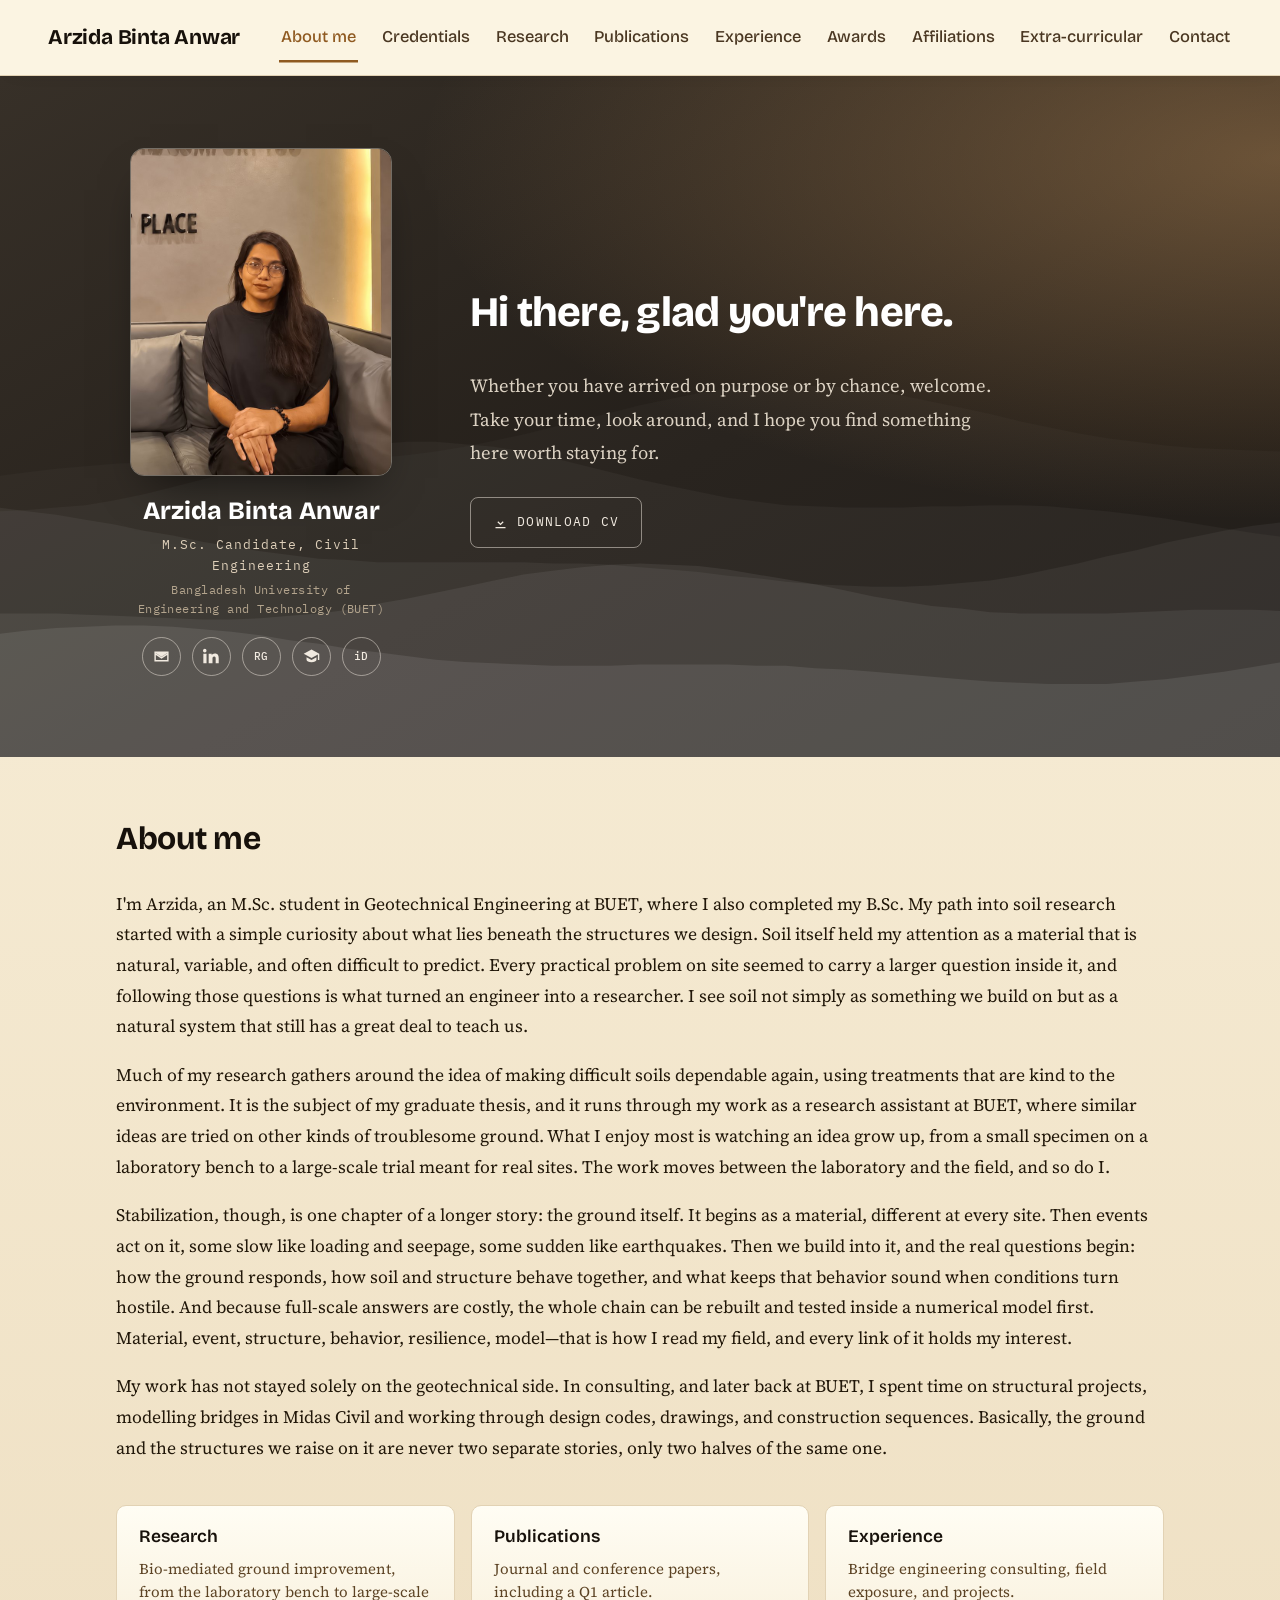
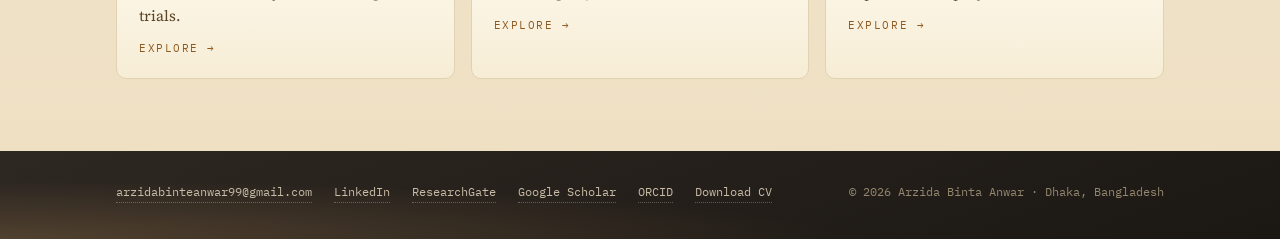
<file: index.html>
<!DOCTYPE html>
<html lang="en">
<head>
<meta charset="UTF-8">
<meta name="viewport" content="width=device-width, initial-scale=1.0">
<title>Arzida Binta Anwar</title>
<meta name="description" content="Personal website of Arzida Binta Anwar, M.Sc. student in Geotechnical Engineering at BUET.">
<meta name="theme-color" content="#1B1713">
<link rel="icon" href="data:image/svg+xml,%3Csvg xmlns='http://www.w3.org/2000/svg' viewBox='0 0 32 32'%3E%3Crect width='32' height='32' rx='6' fill='%231B1713'/%3E%3Cpath d='M2 20 q4 -4 8 0 t8 0 t8 0 t8 0 V32 H2 Z' fill='%23D8A265' fill-opacity='.45'/%3E%3Cpath d='M2 25 q4 -4 8 0 t8 0 t8 0 t8 0 V32 H2 Z' fill='%23D8A265' fill-opacity='.9'/%3E%3C/svg%3E">
<link rel="preconnect" href="https://fonts.googleapis.com">
<link rel="preconnect" href="https://fonts.gstatic.com" crossorigin>
<link href="https://fonts.googleapis.com/css2?family=Bricolage+Grotesque:opsz,wght@12..96,500;12..96,600;12..96,700;12..96,800&family=Source+Serif+4:ital,opsz,wght@0,8..60,400;0,8..60,600;1,8..60,400&family=IBM+Plex+Mono:wght@400;500&display=swap" rel="stylesheet">
<link rel="stylesheet" href="styles.css">
</head>
<body>

<header class="topbar">
  <a class="brand" href="index.html">Arzida Binta Anwar</a>
  <button class="menu-toggle" id="menuToggle" aria-expanded="false" aria-controls="siteNav">Menu</button>
  <nav class="nav" id="siteNav" aria-label="Site">
      <a href="index.html" class="active">About me</a>
      <a href="credentials.html">Credentials</a>
      <a href="research.html">Research</a>
      <a href="publications.html">Publications</a>
      <a href="experience.html">Experience</a>
      <a href="awards.html">Awards</a>
      <a href="affiliations.html">Affiliations</a>
      <a href="extracurricular.html">Extra-curricular</a>
      <a href="contact.html">Contact</a>
  </nav>
</header>


<section class="band hero">
  <div class="container">
    <div class="hero-grid">
      <div class="profile">
        <img class="photo" src="images/portrait.jpg" alt="Arzida Binta Anwar">
        <div class="name">Arzida Binta Anwar</div>
        <div class="role">M.Sc. Candidate, Civil Engineering</div>
        <div class="org">Bangladesh University of<br>Engineering and Technology (BUET)</div>
        <div class="icons">
          <a href="mailto:arzidabinteanwar99@gmail.com" aria-label="Email"><svg viewBox="0 0 24 24"><path d="M2 5h20v14H2V5zm2 2v.4l8 5.3 8-5.3V7l-8 5.3L4 7zm16 10V9.9l-8 5.3-8-5.3V17h16z"/></svg></a>
          <a href="https://www.linkedin.com/in/arzida-binta-anwar-b4ab871b9/" target="_blank" rel="noopener" aria-label="LinkedIn"><svg viewBox="0 0 24 24"><path d="M4.98 3.5A2.5 2.5 0 1 1 0 3.5a2.5 2.5 0 0 1 4.98 0zM.5 8h4.5v13.5H.5V8zm7.5 0h4.3v1.9h.1c.6-1.1 2.1-2.3 4.3-2.3 4.6 0 5.5 3 5.5 6.9v7H17.9v-6.2c0-1.5 0-3.4-2.1-3.4s-2.4 1.6-2.4 3.3v6.3H8V8z"/></svg></a>
          <a href="https://www.researchgate.net/profile/Arzida-Binta-Anwar" target="_blank" rel="noopener" aria-label="ResearchGate"><span class="tx">RG</span></a>
          <a href="https://scholar.google.com/citations?hl=en&amp;user=NSvgXzcAAAAJ" target="_blank" rel="noopener" aria-label="Google Scholar"><svg viewBox="0 0 24 24"><path d="M12 2 1 8l11 6 9-4.91V17h2V8L12 2z"/><path d="M5 13.18v3.32c0 1.66 3.13 3.5 7 3.5s7-1.84 7-3.5v-3.32l-7 3.82-7-3.82z"/></svg></a>
          <a href="https://orcid.org/0009-0005-4357-6450" target="_blank" rel="noopener" aria-label="ORCID"><span class="tx">iD</span></a>
        </div>
      </div>

      <div>
        <h2>Hi there, glad you're here.</h2>
        <p class="bio">Whether you have arrived on purpose or by chance, welcome. Take your time, look around, and I hope you find something here worth staying for.</p>
          <a class="cv-pill" href="https://drive.google.com/uc?export=download&amp;id=1QXo4aRE41BPnUC29M4MG7DPqIUFfkSeE" target="_blank" rel="noopener"><svg viewBox="0 0 24 24"><path d="M12 3v10.6l3.6-3.6L17 11.4l-5 5-5-5 1.4-1.4L12 13.6V3h0zM4 19h16v2H4v-2z"/></svg> Download CV</a>
      </div>
    </div>
  </div>
</section>

<main style="padding-top:clamp(44px,6vh,68px)">
  <div class="container">
    <h2>About me</h2>
    <div class="about">
      <p>I'm Arzida, an M.Sc. student in Geotechnical Engineering at BUET, where I also completed my B.Sc. My path into soil research started with a simple curiosity about what lies beneath the structures we design. Soil itself held my attention as a material that is natural, variable, and often difficult to predict. Every practical problem on site seemed to carry a larger question inside it, and following those questions is what turned an engineer into a researcher. I see soil not simply as something we build on but as a natural system that still has a great deal to teach us.</p>
      <p>Much of my research gathers around the idea of making difficult soils dependable again, using treatments that are kind to the environment. It is the subject of my graduate thesis, and it runs through my work as a research assistant at BUET, where similar ideas are tried on other kinds of troublesome ground. What I enjoy most is watching an idea grow up, from a small specimen on a laboratory bench to a large-scale trial meant for real sites. The work moves between the laboratory and the field, and so do I.</p>
      <p>Stabilization, though, is one chapter of a longer story: the ground itself. It begins as a material, different at every site. Then events act on it, some slow like loading and seepage, some sudden like earthquakes. Then we build into it, and the real questions begin: how the ground responds, how soil and structure behave together, and what keeps that behavior sound when conditions turn hostile. And because full-scale answers are costly, the whole chain can be rebuilt and tested inside a numerical model first. Material, event, structure, behavior, resilience, model—that is how I read my field, and every link of it holds my interest.</p>
      <p>My work has not stayed solely on the geotechnical side. In consulting, and later back at BUET, I spent time on structural projects, modelling bridges in Midas Civil and working through design codes, drawings, and construction sequences. Basically, the ground and the structures we raise on it are never two separate stories, only two halves of the same one.</p>
    </div>

    <div class="explore">
      <a href="research.html"><span class="t">Research</span><span class="d">Bio-mediated ground improvement, from the laboratory bench to large-scale trials.</span><span class="m">Explore &rarr;</span></a>
      <a href="publications.html"><span class="t">Publications</span><span class="d">Journal and conference papers, including a Q1 article.</span><span class="m">Explore &rarr;</span></a>
      <a href="experience.html"><span class="t">Experience</span><span class="d">Bridge engineering consulting, field exposure, and projects.</span><span class="m">Explore &rarr;</span></a>
    </div>
  </div>
</main>


<footer>
  <div class="container">
    <div class="f-links">
      <a href="mailto:arzidabinteanwar99@gmail.com">arzidabinteanwar99@gmail.com</a>
      <a href="https://www.linkedin.com/in/arzida-binta-anwar-b4ab871b9/" target="_blank" rel="noopener">LinkedIn</a>
      <a href="https://www.researchgate.net/profile/Arzida-Binta-Anwar" target="_blank" rel="noopener">ResearchGate</a>
      <a href="https://scholar.google.com/citations?hl=en&amp;user=NSvgXzcAAAAJ" target="_blank" rel="noopener">Google Scholar</a>
      <a href="https://orcid.org/0009-0005-4357-6450" target="_blank" rel="noopener">ORCID</a>
      <a href="https://drive.google.com/uc?export=download&amp;id=1QXo4aRE41BPnUC29M4MG7DPqIUFfkSeE" target="_blank" rel="noopener">Download CV</a>
    </div>
    <p class="f-copy">© <span class="year">2026</span> Arzida Binta Anwar · Dhaka, Bangladesh</p>
  </div>
</footer>

<script>
(function(){
  document.querySelectorAll('.year').forEach(function(e){e.textContent=new Date().getFullYear();});
  var t=document.getElementById('menuToggle'),n=document.getElementById('siteNav');
  t.addEventListener('click',function(){var o=n.classList.toggle('open');t.setAttribute('aria-expanded',o);});
})();
</script>
</body>
</html>
</file>
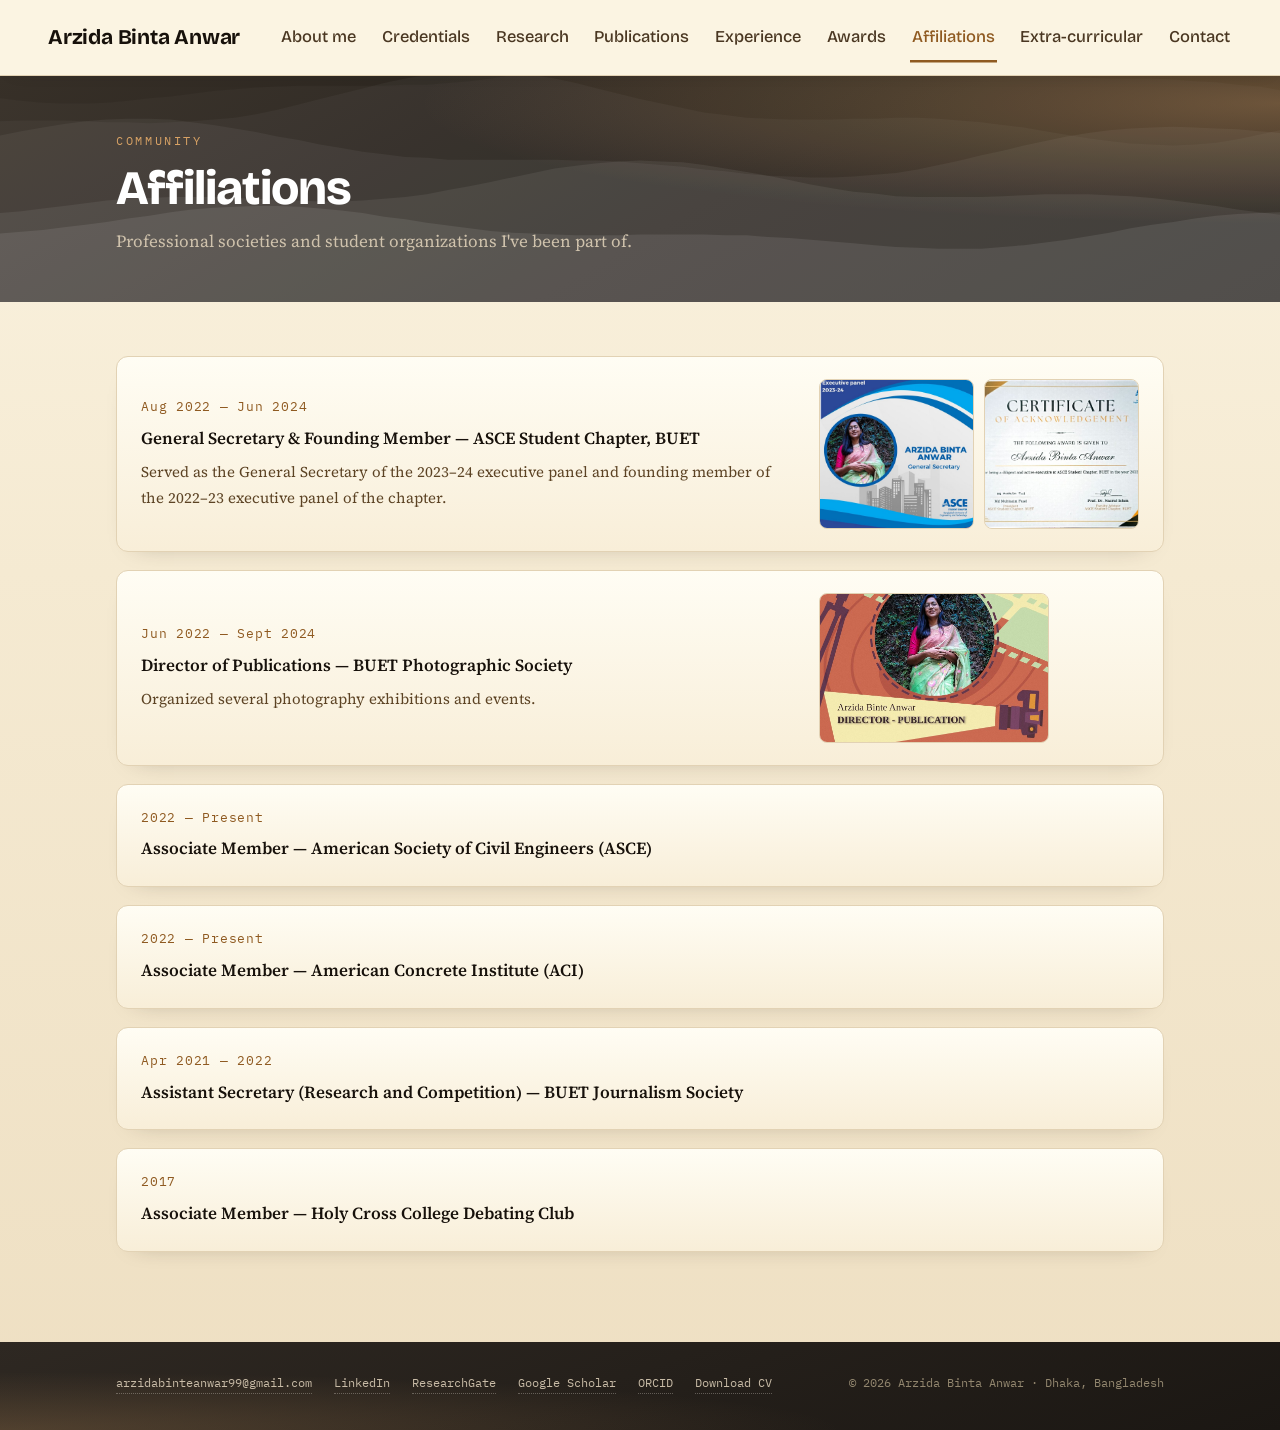
<file: affiliations.html>
<!DOCTYPE html>
<html lang="en">
<head>
<meta charset="UTF-8">
<meta name="viewport" content="width=device-width, initial-scale=1.0">
<title>Affiliations — Arzida Binta Anwar</title>
<meta name="description" content="Professional and student affiliations of Arzida Binta Anwar.">
<meta name="theme-color" content="#1B1713">
<link rel="icon" href="data:image/svg+xml,%3Csvg xmlns='http://www.w3.org/2000/svg' viewBox='0 0 32 32'%3E%3Crect width='32' height='32' rx='6' fill='%231B1713'/%3E%3Cpath d='M2 20 q4 -4 8 0 t8 0 t8 0 t8 0 V32 H2 Z' fill='%23D8A265' fill-opacity='.45'/%3E%3Cpath d='M2 25 q4 -4 8 0 t8 0 t8 0 t8 0 V32 H2 Z' fill='%23D8A265' fill-opacity='.9'/%3E%3C/svg%3E">
<link rel="preconnect" href="https://fonts.googleapis.com">
<link rel="preconnect" href="https://fonts.gstatic.com" crossorigin>
<link href="https://fonts.googleapis.com/css2?family=Bricolage+Grotesque:opsz,wght@12..96,500;12..96,600;12..96,700;12..96,800&family=Source+Serif+4:ital,opsz,wght@0,8..60,400;0,8..60,600;1,8..60,400&family=IBM+Plex+Mono:wght@400;500&display=swap" rel="stylesheet">
<link rel="stylesheet" href="styles.css">
</head>
<body>

<header class="topbar">
  <a class="brand" href="index.html">Arzida Binta Anwar</a>
  <button class="menu-toggle" id="menuToggle" aria-expanded="false" aria-controls="siteNav">Menu</button>
  <nav class="nav" id="siteNav" aria-label="Site">
      <a href="index.html">About me</a>
      <a href="credentials.html">Credentials</a>
      <a href="research.html">Research</a>
      <a href="publications.html">Publications</a>
      <a href="experience.html">Experience</a>
      <a href="awards.html">Awards</a>
      <a href="affiliations.html" class="active">Affiliations</a>
      <a href="extracurricular.html">Extra-curricular</a>
      <a href="contact.html">Contact</a>
  </nav>
</header>

<div class="band page-head"><div class="container"><p class="crumb">Community</p><h1>Affiliations</h1><p class="sub">Professional societies and student organizations I've been part of.</p></div></div>
<main>
  <div class="container">
    <div class="award-card">
      <div>
        <p class="yr">Aug 2022 — Jun 2024</p>
        <strong>General Secretary &amp; Founding Member — ASCE Student Chapter, BUET</strong>
        <span class="det">Served as the General Secretary of the 2023–24 executive panel and founding member of the 2022–23 executive panel of the chapter.</span>
      </div>
      <div class="thumbs">
        <img src="images/affil-asce-panel.jpg" alt="ASCE Student Chapter BUET executive panel card — General Secretary">
        <img src="images/affil-asce-cert.jpg" alt="ASCE certificate of acknowledgement 2022">
      </div>
    </div>

    <div class="award-card">
      <div>
        <p class="yr">Jun 2022 — Sept 2024</p>
        <strong>Director of Publications — BUET Photographic Society</strong>
        <span class="det">Organized several photography exhibitions and events.</span>
      </div>
      <div class="thumbs one">
        <img src="images/affil-bps-panel.jpg" alt="BUET Photographic Society executive committee card — Director, Publication">
      </div>
    </div>

    <div class="award-card noimg">
      <div>
        <p class="yr">2022 — Present</p>
        <strong>Associate Member — American Society of Civil Engineers (ASCE)</strong>
      </div>
    </div>
    <div class="award-card noimg">
      <div>
        <p class="yr">2022 — Present</p>
        <strong>Associate Member — American Concrete Institute (ACI)</strong>
      </div>
    </div>
    <div class="award-card noimg">
      <div>
        <p class="yr">Apr 2021 — 2022</p>
        <strong>Assistant Secretary (Research and Competition) — BUET Journalism Society</strong>
      </div>
    </div>
    <div class="award-card noimg">
      <div>
        <p class="yr">2017</p>
        <strong>Associate Member — Holy Cross College Debating Club</strong>
      </div>
    </div>
  </div>
</main>


<footer>
  <div class="container">
    <div class="f-links">
      <a href="mailto:arzidabinteanwar99@gmail.com">arzidabinteanwar99@gmail.com</a>
      <a href="https://www.linkedin.com/in/arzida-binta-anwar-b4ab871b9/" target="_blank" rel="noopener">LinkedIn</a>
      <a href="https://www.researchgate.net/profile/Arzida-Binta-Anwar" target="_blank" rel="noopener">ResearchGate</a>
      <a href="https://scholar.google.com/citations?hl=en&amp;user=NSvgXzcAAAAJ" target="_blank" rel="noopener">Google Scholar</a>
      <a href="https://orcid.org/0009-0005-4357-6450" target="_blank" rel="noopener">ORCID</a>
      <a href="https://drive.google.com/uc?export=download&amp;id=1QXo4aRE41BPnUC29M4MG7DPqIUFfkSeE" target="_blank" rel="noopener">Download CV</a>
    </div>
    <p class="f-copy">© <span class="year">2026</span> Arzida Binta Anwar · Dhaka, Bangladesh</p>
  </div>
</footer>

<script>
(function(){
  document.querySelectorAll('.year').forEach(function(e){e.textContent=new Date().getFullYear();});
  var t=document.getElementById('menuToggle'),n=document.getElementById('siteNav');
  t.addEventListener('click',function(){var o=n.classList.toggle('open');t.setAttribute('aria-expanded',o);});
})();
</script>
</body>
</html>
</file>
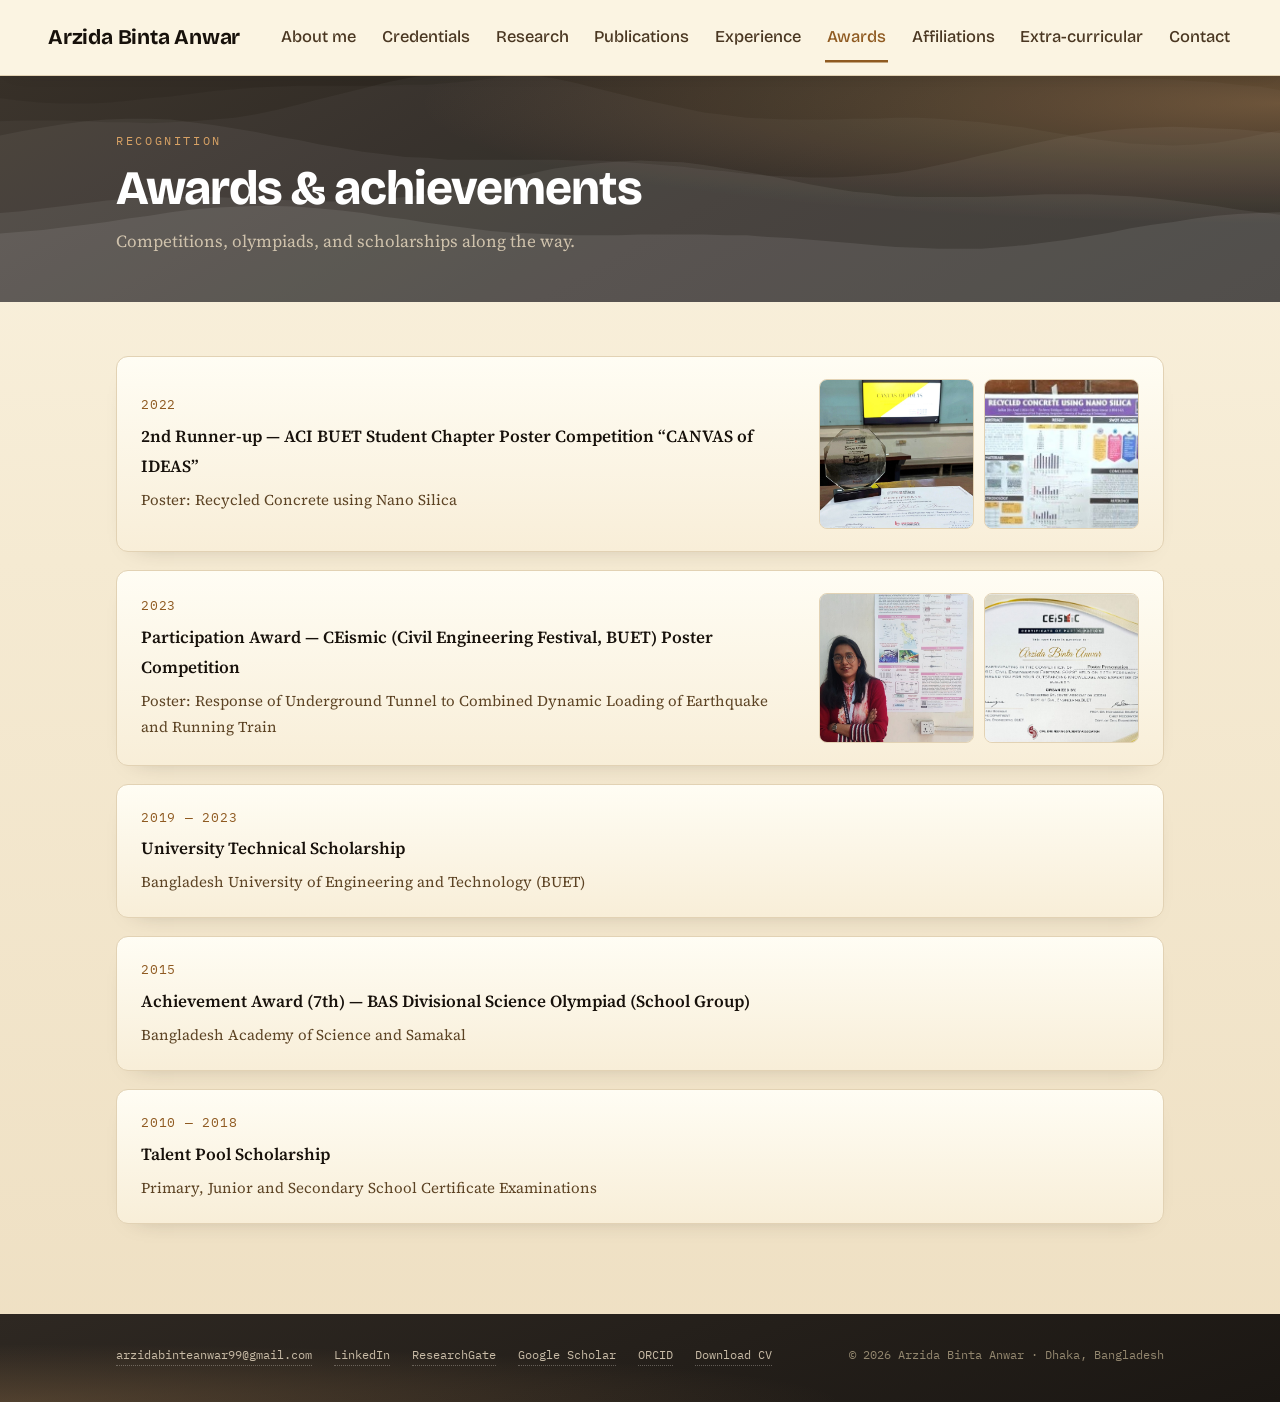
<file: awards.html>
<!DOCTYPE html>
<html lang="en">
<head>
<meta charset="UTF-8">
<meta name="viewport" content="width=device-width, initial-scale=1.0">
<title>Awards — Arzida Binta Anwar</title>
<meta name="description" content="Awards and achievements of Arzida Binta Anwar.">
<meta name="theme-color" content="#1B1713">
<link rel="icon" href="data:image/svg+xml,%3Csvg xmlns='http://www.w3.org/2000/svg' viewBox='0 0 32 32'%3E%3Crect width='32' height='32' rx='6' fill='%231B1713'/%3E%3Cpath d='M2 20 q4 -4 8 0 t8 0 t8 0 t8 0 V32 H2 Z' fill='%23D8A265' fill-opacity='.45'/%3E%3Cpath d='M2 25 q4 -4 8 0 t8 0 t8 0 t8 0 V32 H2 Z' fill='%23D8A265' fill-opacity='.9'/%3E%3C/svg%3E">
<link rel="preconnect" href="https://fonts.googleapis.com">
<link rel="preconnect" href="https://fonts.gstatic.com" crossorigin>
<link href="https://fonts.googleapis.com/css2?family=Bricolage+Grotesque:opsz,wght@12..96,500;12..96,600;12..96,700;12..96,800&family=Source+Serif+4:ital,opsz,wght@0,8..60,400;0,8..60,600;1,8..60,400&family=IBM+Plex+Mono:wght@400;500&display=swap" rel="stylesheet">
<link rel="stylesheet" href="styles.css">
</head>
<body>

<header class="topbar">
  <a class="brand" href="index.html">Arzida Binta Anwar</a>
  <button class="menu-toggle" id="menuToggle" aria-expanded="false" aria-controls="siteNav">Menu</button>
  <nav class="nav" id="siteNav" aria-label="Site">
      <a href="index.html">About me</a>
      <a href="credentials.html">Credentials</a>
      <a href="research.html">Research</a>
      <a href="publications.html">Publications</a>
      <a href="experience.html">Experience</a>
      <a href="awards.html" class="active">Awards</a>
      <a href="affiliations.html">Affiliations</a>
      <a href="extracurricular.html">Extra-curricular</a>
      <a href="contact.html">Contact</a>
  </nav>
</header>

<div class="band page-head"><div class="container"><p class="crumb">Recognition</p><h1>Awards &amp; achievements</h1><p class="sub">Competitions, olympiads, and scholarships along the way.</p></div></div>
<main>
  <div class="container">
    <div class="award-card">
      <div>
        <p class="yr">2022</p>
        <strong>2nd Runner-up — ACI BUET Student Chapter Poster Competition “CANVAS of IDEAS”</strong>
        <span class="det">Poster: Recycled Concrete using Nano Silica</span>
      </div>
      <div class="thumbs">
        <img src="images/award-canvas-trophy.jpg" alt="2nd Runner-up trophy and certificate from Canvas of Ideas">
        <img src="images/award-nanosilica.jpg" alt="Poster on Recycled Concrete using Nano Silica">
      </div>
    </div>

    <div class="award-card">
      <div>
        <p class="yr">2023</p>
        <strong>Participation Award — CEismic (Civil Engineering Festival, BUET) Poster Competition</strong>
        <span class="det">Poster: Response of Underground Tunnel to Combined Dynamic Loading of Earthquake and Running Train</span>
      </div>
      <div class="thumbs">
        <img src="images/award-ceismic-poster.jpg" alt="Arzida beside the CEismic poster on underground tunnel response">
        <img src="images/award-ceismic-cert.jpg" alt="CEismic certificate of participation">
      </div>
    </div>

    <div class="award-card noimg">
      <div>
        <p class="yr">2019 — 2023</p>
        <strong>University Technical Scholarship</strong>
        <span class="det">Bangladesh University of Engineering and Technology (BUET)</span>
      </div>
    </div>

    <div class="award-card noimg">
      <div>
        <p class="yr">2015</p>
        <strong>Achievement Award (7th) — BAS Divisional Science Olympiad (School Group)</strong>
        <span class="det">Bangladesh Academy of Science and Samakal</span>
      </div>
    </div>

    <div class="award-card noimg">
      <div>
        <p class="yr">2010 — 2018</p>
        <strong>Talent Pool Scholarship</strong>
        <span class="det">Primary, Junior and Secondary School Certificate Examinations</span>
      </div>
    </div>
  </div>
</main>


<footer>
  <div class="container">
    <div class="f-links">
      <a href="mailto:arzidabinteanwar99@gmail.com">arzidabinteanwar99@gmail.com</a>
      <a href="https://www.linkedin.com/in/arzida-binta-anwar-b4ab871b9/" target="_blank" rel="noopener">LinkedIn</a>
      <a href="https://www.researchgate.net/profile/Arzida-Binta-Anwar" target="_blank" rel="noopener">ResearchGate</a>
      <a href="https://scholar.google.com/citations?hl=en&amp;user=NSvgXzcAAAAJ" target="_blank" rel="noopener">Google Scholar</a>
      <a href="https://orcid.org/0009-0005-4357-6450" target="_blank" rel="noopener">ORCID</a>
      <a href="https://drive.google.com/uc?export=download&amp;id=1QXo4aRE41BPnUC29M4MG7DPqIUFfkSeE" target="_blank" rel="noopener">Download CV</a>
    </div>
    <p class="f-copy">© <span class="year">2026</span> Arzida Binta Anwar · Dhaka, Bangladesh</p>
  </div>
</footer>

<script>
(function(){
  document.querySelectorAll('.year').forEach(function(e){e.textContent=new Date().getFullYear();});
  var t=document.getElementById('menuToggle'),n=document.getElementById('siteNav');
  t.addEventListener('click',function(){var o=n.classList.toggle('open');t.setAttribute('aria-expanded',o);});
})();
</script>
</body>
</html>
</file>
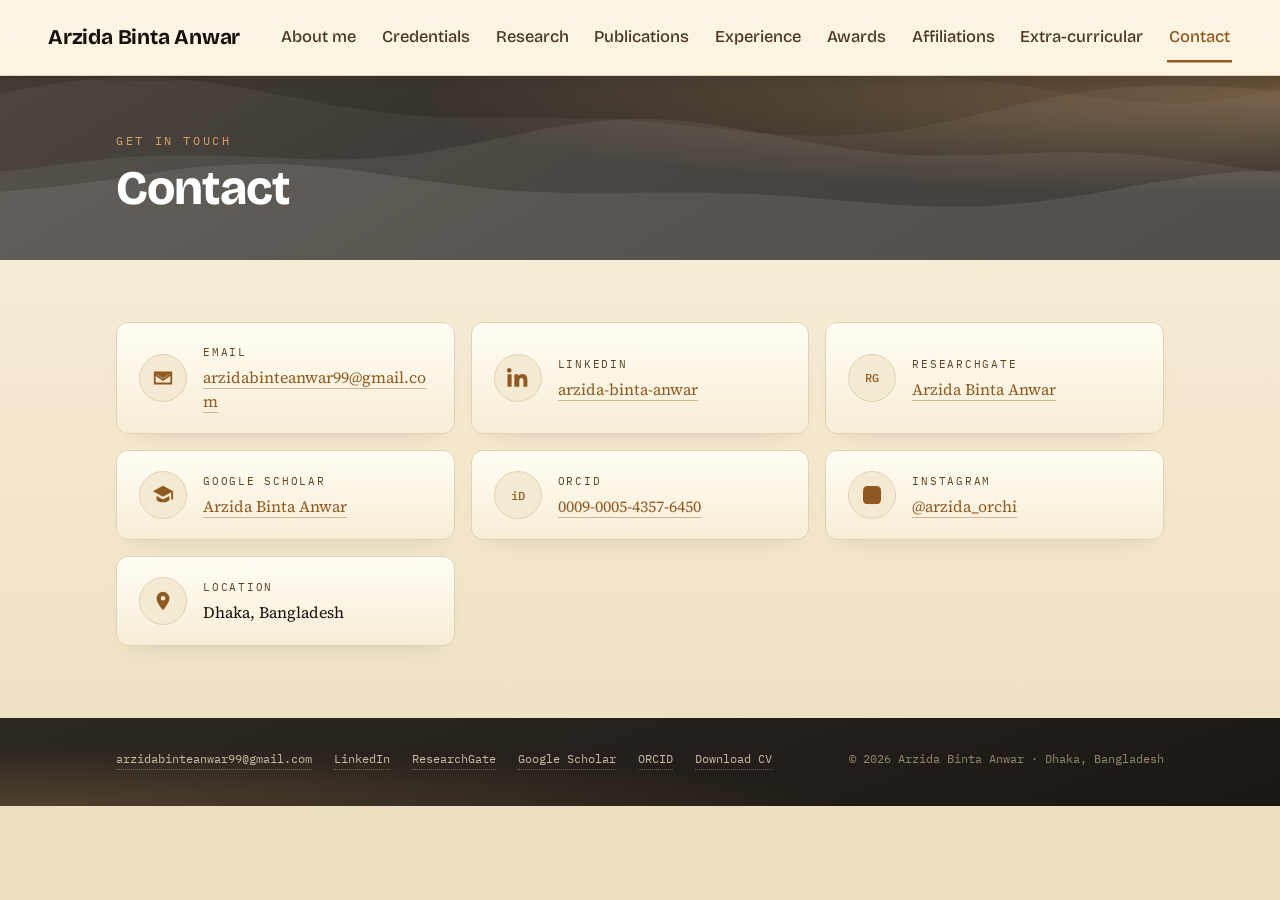
<file: contact.html>
<!DOCTYPE html>
<html lang="en">
<head>
<meta charset="UTF-8">
<meta name="viewport" content="width=device-width, initial-scale=1.0">
<title>Contact — Arzida Binta Anwar</title>
<meta name="description" content="Contact Arzida Binta Anwar: email, phone, WhatsApp, LinkedIn, ResearchGate, ORCID.">
<meta name="theme-color" content="#1B1713">
<link rel="icon" href="data:image/svg+xml,%3Csvg xmlns='http://www.w3.org/2000/svg' viewBox='0 0 32 32'%3E%3Crect width='32' height='32' rx='6' fill='%231B1713'/%3E%3Cpath d='M2 20 q4 -4 8 0 t8 0 t8 0 t8 0 V32 H2 Z' fill='%23D8A265' fill-opacity='.45'/%3E%3Cpath d='M2 25 q4 -4 8 0 t8 0 t8 0 t8 0 V32 H2 Z' fill='%23D8A265' fill-opacity='.9'/%3E%3C/svg%3E">
<link rel="preconnect" href="https://fonts.googleapis.com">
<link rel="preconnect" href="https://fonts.gstatic.com" crossorigin>
<link href="https://fonts.googleapis.com/css2?family=Bricolage+Grotesque:opsz,wght@12..96,500;12..96,600;12..96,700;12..96,800&family=Source+Serif+4:ital,opsz,wght@0,8..60,400;0,8..60,600;1,8..60,400&family=IBM+Plex+Mono:wght@400;500&display=swap" rel="stylesheet">
<link rel="stylesheet" href="styles.css">
</head>
<body>

<header class="topbar">
  <a class="brand" href="index.html">Arzida Binta Anwar</a>
  <button class="menu-toggle" id="menuToggle" aria-expanded="false" aria-controls="siteNav">Menu</button>
  <nav class="nav" id="siteNav" aria-label="Site">
      <a href="index.html">About me</a>
      <a href="credentials.html">Credentials</a>
      <a href="research.html">Research</a>
      <a href="publications.html">Publications</a>
      <a href="experience.html">Experience</a>
      <a href="awards.html">Awards</a>
      <a href="affiliations.html">Affiliations</a>
      <a href="extracurricular.html">Extra-curricular</a>
      <a href="contact.html" class="active">Contact</a>
  </nav>
</header>

<div class="band page-head"><div class="container"><p class="crumb">Get in touch</p><h1>Contact</h1></div></div>
<main>
  <div class="container">
    <div class="contact-grid">
      <div class="c-card">
        <div class="ic"><svg viewBox="0 0 24 24"><path d="M2 5h20v14H2V5zm2 2v.4l8 5.3 8-5.3V7l-8 5.3L4 7zm16 10V9.9l-8 5.3-8-5.3V17h16z"/></svg></div>
        <div><div class="lbl">Email</div>
        <div class="val"><a href="mailto:arzidabinteanwar99@gmail.com">arzidabinteanwar99@gmail.com</a></div></div>
      </div>
      <div class="c-card">
        <div class="ic"><svg viewBox="0 0 24 24"><path d="M4.98 3.5A2.5 2.5 0 1 1 0 3.5a2.5 2.5 0 0 1 4.98 0zM.5 8h4.5v13.5H.5V8zm7.5 0h4.3v1.9h.1c.6-1.1 2.1-2.3 4.3-2.3 4.6 0 5.5 3 5.5 6.9v7H17.9v-6.2c0-1.5 0-3.4-2.1-3.4s-2.4 1.6-2.4 3.3v6.3H8V8z"/></svg></div>
        <div><div class="lbl">LinkedIn</div>
        <div class="val"><a href="https://www.linkedin.com/in/arzida-binta-anwar-b4ab871b9/" target="_blank" rel="noopener">arzida-binta-anwar</a></div></div>
      </div>
      <div class="c-card">
        <div class="ic"><span class="tx">RG</span></div>
        <div><div class="lbl">ResearchGate</div>
        <div class="val"><a href="https://www.researchgate.net/profile/Arzida-Binta-Anwar" target="_blank" rel="noopener">Arzida Binta Anwar</a></div></div>
      </div>
      <div class="c-card">
        <div class="ic"><svg viewBox="0 0 24 24"><path d="M12 2 1 8l11 6 9-4.91V17h2V8L12 2z"/><path d="M5 13.18v3.32c0 1.66 3.13 3.5 7 3.5s7-1.84 7-3.5v-3.32l-7 3.82-7-3.82z"/></svg></div>
        <div><div class="lbl">Google Scholar</div>
        <div class="val"><a href="https://scholar.google.com/citations?hl=en&amp;user=NSvgXzcAAAAJ" target="_blank" rel="noopener">Arzida Binta Anwar</a></div></div>
      </div>
      <div class="c-card">
        <div class="ic"><span class="tx">iD</span></div>
        <div><div class="lbl">ORCID</div>
        <div class="val"><a href="https://orcid.org/0009-0005-4357-6450" target="_blank" rel="noopener">0009-0005-4357-6450</a></div></div>
      </div>
      <div class="c-card">
        <div class="ic"><svg viewBox="0 0 24 24"><path d="M12 2.2c3.2 0 3.6 0 4.9.1 1.2.1 1.8.2 2.2.4.6.2 1 .5 1.4.9.4.4.7.8.9 1.4.2.4.4 1 .4 2.2.1 1.3.1 1.7.1 4.9s0 3.6-.1 4.9c-.1 1.2-.2 1.8-.4 2.2-.2.6-.5 1-.9 1.4-.4.4-.8.7-1.4.9-.4.2-1 .4-2.2.4-1.3.1-1.7.1-4.9.1s-3.6 0-4.9-.1c-1.2-.1-1.8-.2-2.2-.4-.6-.2-1-.5-1.4-.9-.4-.4-.7-.8-.9-1.4-.2-.4-.4-1-.4-2.2C2.2 15.6 2.2 15.2 2.2 12s0-3.6.1-4.9c.1-1.2.2-1.8.4-2.2.2-.6.5-1 .9-1.4.4-.4.8-.7 1.4-.9.4-.2 1-.4 2.2-.4C8.4 2.2 8.8 2.2 12 2.2zm0 4.9a4.9 4.9 0 1 1 0 9.8 4.9 4.9 0 0 1 0-9.8zm0 1.8a3.1 3.1 0 1 0 0 6.2 3.1 3.1 0 0 0 0-6.2zm5.1-2.2a1.15 1.15 0 1 1 0 2.3 1.15 1.15 0 0 1 0-2.3z"/></svg></div>
        <div><div class="lbl">Instagram</div>
        <div class="val"><a href="https://www.instagram.com/arzida_orchi/" target="_blank" rel="noopener">@arzida_orchi</a></div></div>
      </div>
      <div class="c-card">
        <div class="ic"><svg viewBox="0 0 24 24"><path d="M12 2a7 7 0 0 0-7 7c0 5.25 7 13 7 13s7-7.75 7-13a7 7 0 0 0-7-7zm0 9.5A2.5 2.5 0 1 1 12 6.5a2.5 2.5 0 0 1 0 5z"/></svg></div>
        <div><div class="lbl">Location</div>
        <div class="val">Dhaka, Bangladesh</div></div>
      </div>
    </div>
  </div>
</main>


<footer>
  <div class="container">
    <div class="f-links">
      <a href="mailto:arzidabinteanwar99@gmail.com">arzidabinteanwar99@gmail.com</a>
      <a href="https://www.linkedin.com/in/arzida-binta-anwar-b4ab871b9/" target="_blank" rel="noopener">LinkedIn</a>
      <a href="https://www.researchgate.net/profile/Arzida-Binta-Anwar" target="_blank" rel="noopener">ResearchGate</a>
      <a href="https://scholar.google.com/citations?hl=en&amp;user=NSvgXzcAAAAJ" target="_blank" rel="noopener">Google Scholar</a>
      <a href="https://orcid.org/0009-0005-4357-6450" target="_blank" rel="noopener">ORCID</a>
      <a href="https://drive.google.com/uc?export=download&amp;id=1QXo4aRE41BPnUC29M4MG7DPqIUFfkSeE" target="_blank" rel="noopener">Download CV</a>
    </div>
    <p class="f-copy">© <span class="year">2026</span> Arzida Binta Anwar · Dhaka, Bangladesh</p>
  </div>
</footer>

<script>
(function(){
  document.querySelectorAll('.year').forEach(function(e){e.textContent=new Date().getFullYear();});
  var t=document.getElementById('menuToggle'),n=document.getElementById('siteNav');
  t.addEventListener('click',function(){var o=n.classList.toggle('open');t.setAttribute('aria-expanded',o);});
})();
</script>
</body>
</html>
</file>
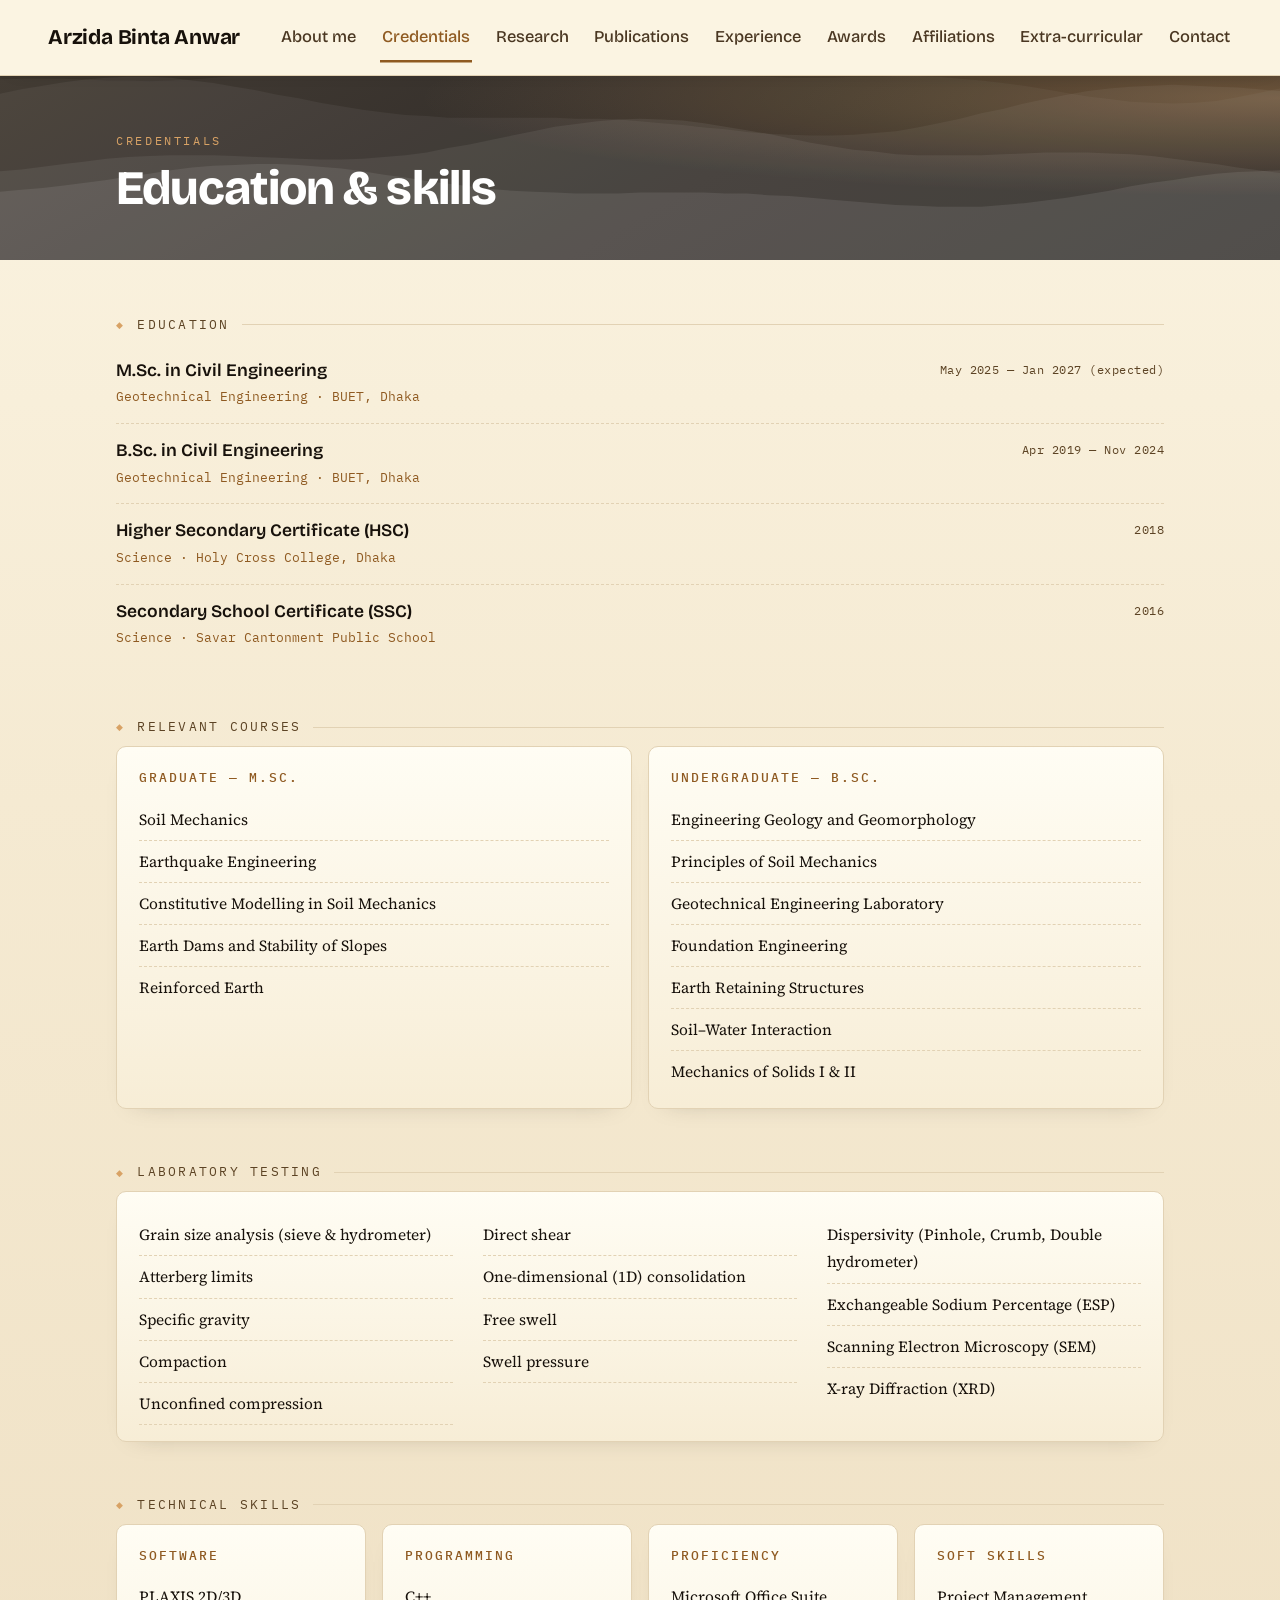
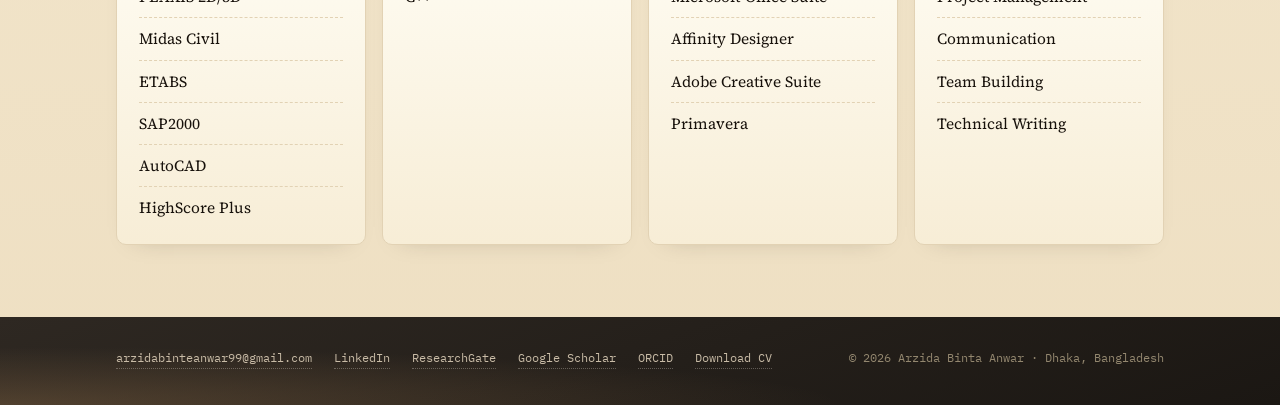
<file: credentials.html>
<!DOCTYPE html>
<html lang="en">
<head>
<meta charset="UTF-8">
<meta name="viewport" content="width=device-width, initial-scale=1.0">
<title>Credentials — Arzida Binta Anwar</title>
<meta name="description" content="Education, relevant coursework and technical skills of Arzida Binta Anwar.">
<meta name="theme-color" content="#1B1713">
<link rel="icon" href="data:image/svg+xml,%3Csvg xmlns='http://www.w3.org/2000/svg' viewBox='0 0 32 32'%3E%3Crect width='32' height='32' rx='6' fill='%231B1713'/%3E%3Cpath d='M2 20 q4 -4 8 0 t8 0 t8 0 t8 0 V32 H2 Z' fill='%23D8A265' fill-opacity='.45'/%3E%3Cpath d='M2 25 q4 -4 8 0 t8 0 t8 0 t8 0 V32 H2 Z' fill='%23D8A265' fill-opacity='.9'/%3E%3C/svg%3E">
<link rel="preconnect" href="https://fonts.googleapis.com">
<link rel="preconnect" href="https://fonts.gstatic.com" crossorigin>
<link href="https://fonts.googleapis.com/css2?family=Bricolage+Grotesque:opsz,wght@12..96,500;12..96,600;12..96,700;12..96,800&family=Source+Serif+4:ital,opsz,wght@0,8..60,400;0,8..60,600;1,8..60,400&family=IBM+Plex+Mono:wght@400;500&display=swap" rel="stylesheet">
<link rel="stylesheet" href="styles.css">
</head>
<body>

<header class="topbar">
  <a class="brand" href="index.html">Arzida Binta Anwar</a>
  <button class="menu-toggle" id="menuToggle" aria-expanded="false" aria-controls="siteNav">Menu</button>
  <nav class="nav" id="siteNav" aria-label="Site">
      <a href="index.html">About me</a>
      <a href="credentials.html" class="active">Credentials</a>
      <a href="research.html">Research</a>
      <a href="publications.html">Publications</a>
      <a href="experience.html">Experience</a>
      <a href="awards.html">Awards</a>
      <a href="affiliations.html">Affiliations</a>
      <a href="extracurricular.html">Extra-curricular</a>
      <a href="contact.html">Contact</a>
  </nav>
</header>

<div class="band page-head"><div class="container"><p class="crumb">Credentials</p><h1>Education &amp; skills</h1></div></div>
<main>
  <div class="container">
    <p class="subhead">Education</p>
    <div class="edu-list">
      <div class="edu-row">
        <div>
          <h3>M.Sc. in Civil Engineering </h3>
          <div class="inst">Geotechnical Engineering · BUET, Dhaka</div>
        </div>
        <div class="right">
          <div class="edates">May 2025 — Jan 2027 (expected)</div>
        </div>
      </div>

      <div class="edu-row">
        <div>
          <h3>B.Sc. in Civil Engineering</h3>
          <div class="inst">Geotechnical Engineering · BUET, Dhaka</div>
        </div>
        <div class="right">
          <div class="edates">Apr 2019 — Nov 2024</div>
        </div>
      </div>

      <div class="edu-row">
        <div>
          <h3>Higher Secondary Certificate (HSC)</h3>
          <div class="inst">Science · Holy Cross College, Dhaka</div>
        </div>
        <div class="right">
          <div class="edates">2018</div>
        </div>
      </div>

      <div class="edu-row">
        <div>
          <h3>Secondary School Certificate (SSC)</h3>
          <div class="inst">Science · Savar Cantonment Public School</div>
        </div>
        <div class="right">
          <div class="edates">2016</div>
        </div>
      </div>
    </div>

    <p class="subhead">Relevant courses</p>
    <div class="courses-grid">
      <div class="skill-card"><h3>Graduate — M.Sc.</h3><ul>
        <li>Soil Mechanics</li><li>Earthquake Engineering</li><li>Constitutive Modelling in Soil Mechanics</li>
        <li>Earth Dams and Stability of Slopes</li><li>Reinforced Earth</li></ul></div>
      <div class="skill-card"><h3>Undergraduate — B.Sc.</h3><ul>
        <li>Engineering Geology and Geomorphology</li><li>Principles of Soil Mechanics</li>
        <li>Geotechnical Engineering Laboratory</li><li>Foundation Engineering</li>
        <li>Earth Retaining Structures</li><li>Soil–Water Interaction</li><li>Mechanics of Solids I &amp; II</li></ul></div>
    </div>

    <p class="subhead">Laboratory testing</p>
    <div class="skill-card lab-card"><ul>
      <li>Grain size analysis (sieve &amp; hydrometer)</li>
      <li>Atterberg limits</li>
      <li>Specific gravity</li>
      <li>Compaction</li>
      <li>Unconfined compression</li>
      <li>Direct shear</li>
      <li>One-dimensional (1D) consolidation</li>
      <li>Free swell</li>
      <li>Swell pressure</li>
      <li>Dispersivity (Pinhole, Crumb, Double hydrometer)</li>
      <li>Exchangeable Sodium Percentage (ESP)</li>
      <li>Scanning Electron Microscopy (SEM)</li>
      <li>X-ray Diffraction (XRD)</li>
    </ul></div>

    <p class="subhead">Technical skills</p>
    <div class="skills-grid">
      <div class="skill-card"><h3>Software</h3><ul><li>PLAXIS 2D/3D</li><li>Midas Civil</li><li>ETABS</li><li>SAP2000</li><li>AutoCAD</li><li>HighScore Plus</li></ul></div>
      <div class="skill-card"><h3>Programming</h3><ul><li>C++</li></ul></div>
      <div class="skill-card"><h3>Proficiency</h3><ul><li>Microsoft Office Suite</li><li>Affinity Designer</li><li>Adobe Creative Suite</li><li>Primavera</li></ul></div>
      <div class="skill-card"><h3>Soft skills</h3><ul><li>Project Management</li><li>Communication</li><li>Team Building</li><li>Technical Writing</li></ul></div>
    </div>
  </div>
</main>


<footer>
  <div class="container">
    <div class="f-links">
      <a href="mailto:arzidabinteanwar99@gmail.com">arzidabinteanwar99@gmail.com</a>
      <a href="https://www.linkedin.com/in/arzida-binta-anwar-b4ab871b9/" target="_blank" rel="noopener">LinkedIn</a>
      <a href="https://www.researchgate.net/profile/Arzida-Binta-Anwar" target="_blank" rel="noopener">ResearchGate</a>
      <a href="https://scholar.google.com/citations?hl=en&amp;user=NSvgXzcAAAAJ" target="_blank" rel="noopener">Google Scholar</a>
      <a href="https://orcid.org/0009-0005-4357-6450" target="_blank" rel="noopener">ORCID</a>
      <a href="https://drive.google.com/uc?export=download&amp;id=1QXo4aRE41BPnUC29M4MG7DPqIUFfkSeE" target="_blank" rel="noopener">Download CV</a>
    </div>
    <p class="f-copy">© <span class="year">2026</span> Arzida Binta Anwar · Dhaka, Bangladesh</p>
  </div>
</footer>

<script>
(function(){
  document.querySelectorAll('.year').forEach(function(e){e.textContent=new Date().getFullYear();});
  var t=document.getElementById('menuToggle'),n=document.getElementById('siteNav');
  t.addEventListener('click',function(){var o=n.classList.toggle('open');t.setAttribute('aria-expanded',o);});
})();
</script>
</body>
</html>
</file>
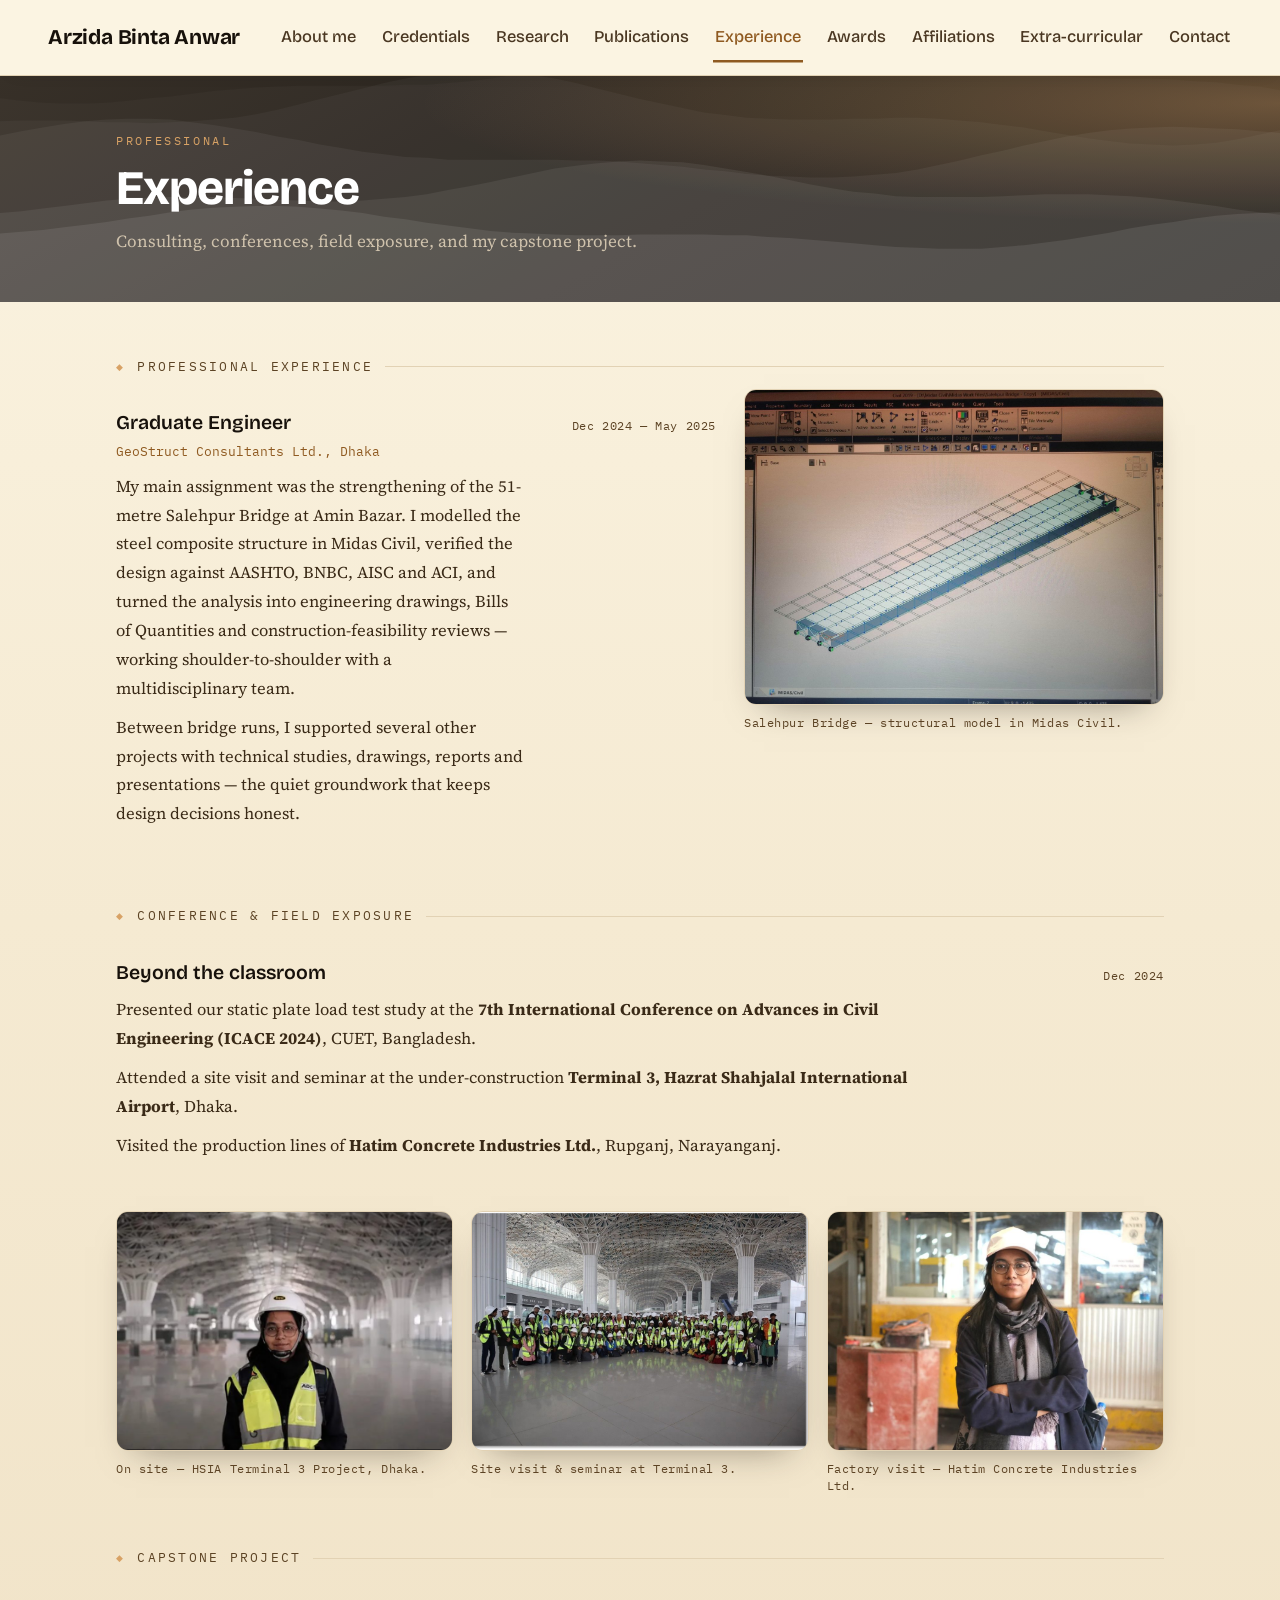
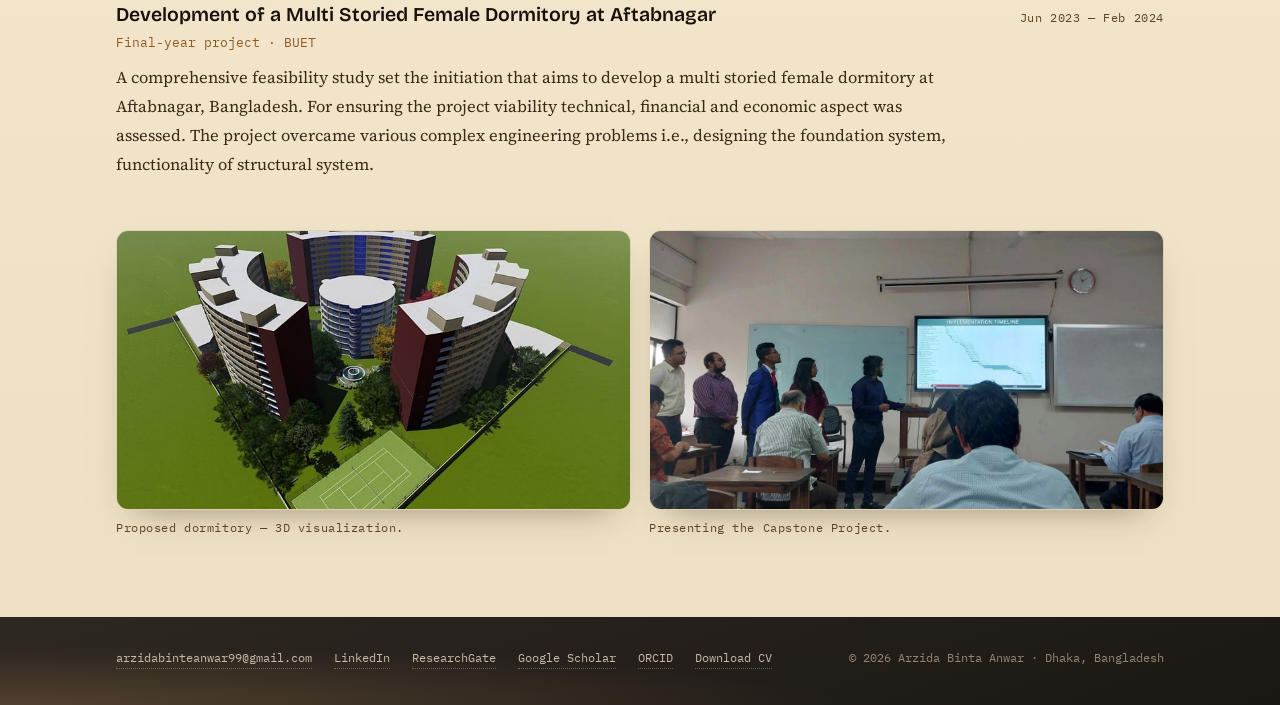
<file: experience.html>
<!DOCTYPE html>
<html lang="en">
<head>
<meta charset="UTF-8">
<meta name="viewport" content="width=device-width, initial-scale=1.0">
<title>Experience — Arzida Binta Anwar</title>
<meta name="description" content="Professional experience of Arzida Binta Anwar.">
<meta name="theme-color" content="#1B1713">
<link rel="icon" href="data:image/svg+xml,%3Csvg xmlns='http://www.w3.org/2000/svg' viewBox='0 0 32 32'%3E%3Crect width='32' height='32' rx='6' fill='%231B1713'/%3E%3Cpath d='M2 20 q4 -4 8 0 t8 0 t8 0 t8 0 V32 H2 Z' fill='%23D8A265' fill-opacity='.45'/%3E%3Cpath d='M2 25 q4 -4 8 0 t8 0 t8 0 t8 0 V32 H2 Z' fill='%23D8A265' fill-opacity='.9'/%3E%3C/svg%3E">
<link rel="preconnect" href="https://fonts.googleapis.com">
<link rel="preconnect" href="https://fonts.gstatic.com" crossorigin>
<link href="https://fonts.googleapis.com/css2?family=Bricolage+Grotesque:opsz,wght@12..96,500;12..96,600;12..96,700;12..96,800&family=Source+Serif+4:ital,opsz,wght@0,8..60,400;0,8..60,600;1,8..60,400&family=IBM+Plex+Mono:wght@400;500&display=swap" rel="stylesheet">
<link rel="stylesheet" href="styles.css">
</head>
<body>

<header class="topbar">
  <a class="brand" href="index.html">Arzida Binta Anwar</a>
  <button class="menu-toggle" id="menuToggle" aria-expanded="false" aria-controls="siteNav">Menu</button>
  <nav class="nav" id="siteNav" aria-label="Site">
      <a href="index.html">About me</a>
      <a href="credentials.html">Credentials</a>
      <a href="research.html">Research</a>
      <a href="publications.html">Publications</a>
      <a href="experience.html" class="active">Experience</a>
      <a href="awards.html">Awards</a>
      <a href="affiliations.html">Affiliations</a>
      <a href="extracurricular.html">Extra-curricular</a>
      <a href="contact.html">Contact</a>
  </nav>
</header>

<div class="band page-head"><div class="container"><p class="crumb">Professional</p><h1>Experience</h1><p class="sub">Consulting, conferences, field exposure, and my capstone project.</p></div></div>
<main>
  <div class="container">
    <p class="subhead">Professional experience</p>
    <figure class="right">
      <img src="images/exp-salehpur-midas.jpg" alt="Midas Civil structural model of the Salehpur Bridge">
      <figcaption>Salehpur Bridge — structural model in Midas Civil.</figcaption>
    </figure>
    <div class="entry">
      <div>
        <h3>Graduate Engineer</h3>
        <div class="where">GeoStruct Consultants Ltd., Dhaka</div>
        <p>My main assignment was the strengthening of the 51-metre Salehpur Bridge at Amin Bazar. I modelled the steel composite structure in Midas Civil, verified the design against AASHTO, BNBC, AISC and ACI, and turned the analysis into engineering drawings, Bills of Quantities and construction-feasibility reviews — working shoulder-to-shoulder with a multidisciplinary team.</p>
        <p>Between bridge runs, I supported several other projects with technical studies, drawings, reports and presentations — the quiet groundwork that keeps design decisions honest.</p>
      </div>
      <div class="when">Dec 2024 — May 2025</div>
    </div>
    <div class="clear"></div>

    <p class="subhead">Conference &amp; field exposure</p>
    <div class="entry">
      <div>
        <h3>Beyond the classroom</h3>
        <p>Presented our static plate load test study at the <strong>7th International Conference on Advances in Civil Engineering (ICACE 2024)</strong>, CUET, Bangladesh.</p>
        <p>Attended a site visit and seminar at the under-construction <strong>Terminal 3, Hazrat Shahjalal International Airport</strong>, Dhaka.</p>
        <p>Visited the production lines of <strong>Hatim Concrete Industries Ltd.</strong>, Rupganj, Narayanganj.</p>
      </div>
      <div class="when">Dec 2024</div>
    </div>

    <div class="photo-row">
      <figure><img src="images/exp-t3-arzida.jpg" alt="Arzida at the Terminal 3 construction site"><figcaption>On site — HSIA Terminal 3 Project, Dhaka.</figcaption></figure>
      <figure><img src="images/exp-t3-group.jpg" alt="Group photo inside Terminal 3 during the site visit"><figcaption>Site visit &amp; seminar at Terminal 3.</figcaption></figure>
      <figure><img src="images/exp-factory.jpg" alt="Arzida at Hatim Concrete Industries factory"><figcaption>Factory visit — Hatim Concrete Industries Ltd.</figcaption></figure>
    </div>

    <p class="subhead">Capstone project</p>
    <div class="entry">
      <div>
        <h3>Development of a Multi Storied Female Dormitory at Aftabnagar</h3>
        <div class="where">Final-year project · BUET</div>
        <p>A comprehensive feasibility study set the initiation that aims to develop a multi storied female dormitory at Aftabnagar, Bangladesh. For ensuring the project viability technical, financial and economic aspect was assessed. The project overcame various complex engineering problems i.e., designing the foundation system, functionality of structural system.</p>
      </div>
      <div class="when">Jun 2023 — Feb 2024</div>
    </div>
    <div class="photo-duo">
      <figure><img src="images/capstone-render.jpg" alt="3D architectural render of the proposed dormitory complex"><figcaption>Proposed dormitory — 3D visualization.</figcaption></figure>
      <figure><img src="images/capstone-presentation.jpg" alt="Presenting the Capstone Project"><figcaption>Presenting the Capstone Project.</figcaption></figure>
    </div>
  </div>
</main>


<footer>
  <div class="container">
    <div class="f-links">
      <a href="mailto:arzidabinteanwar99@gmail.com">arzidabinteanwar99@gmail.com</a>
      <a href="https://www.linkedin.com/in/arzida-binta-anwar-b4ab871b9/" target="_blank" rel="noopener">LinkedIn</a>
      <a href="https://www.researchgate.net/profile/Arzida-Binta-Anwar" target="_blank" rel="noopener">ResearchGate</a>
      <a href="https://scholar.google.com/citations?hl=en&amp;user=NSvgXzcAAAAJ" target="_blank" rel="noopener">Google Scholar</a>
      <a href="https://orcid.org/0009-0005-4357-6450" target="_blank" rel="noopener">ORCID</a>
      <a href="https://drive.google.com/uc?export=download&amp;id=1QXo4aRE41BPnUC29M4MG7DPqIUFfkSeE" target="_blank" rel="noopener">Download CV</a>
    </div>
    <p class="f-copy">© <span class="year">2026</span> Arzida Binta Anwar · Dhaka, Bangladesh</p>
  </div>
</footer>

<script>
(function(){
  document.querySelectorAll('.year').forEach(function(e){e.textContent=new Date().getFullYear();});
  var t=document.getElementById('menuToggle'),n=document.getElementById('siteNav');
  t.addEventListener('click',function(){var o=n.classList.toggle('open');t.setAttribute('aria-expanded',o);});
})();
</script>
</body>
</html>
</file>
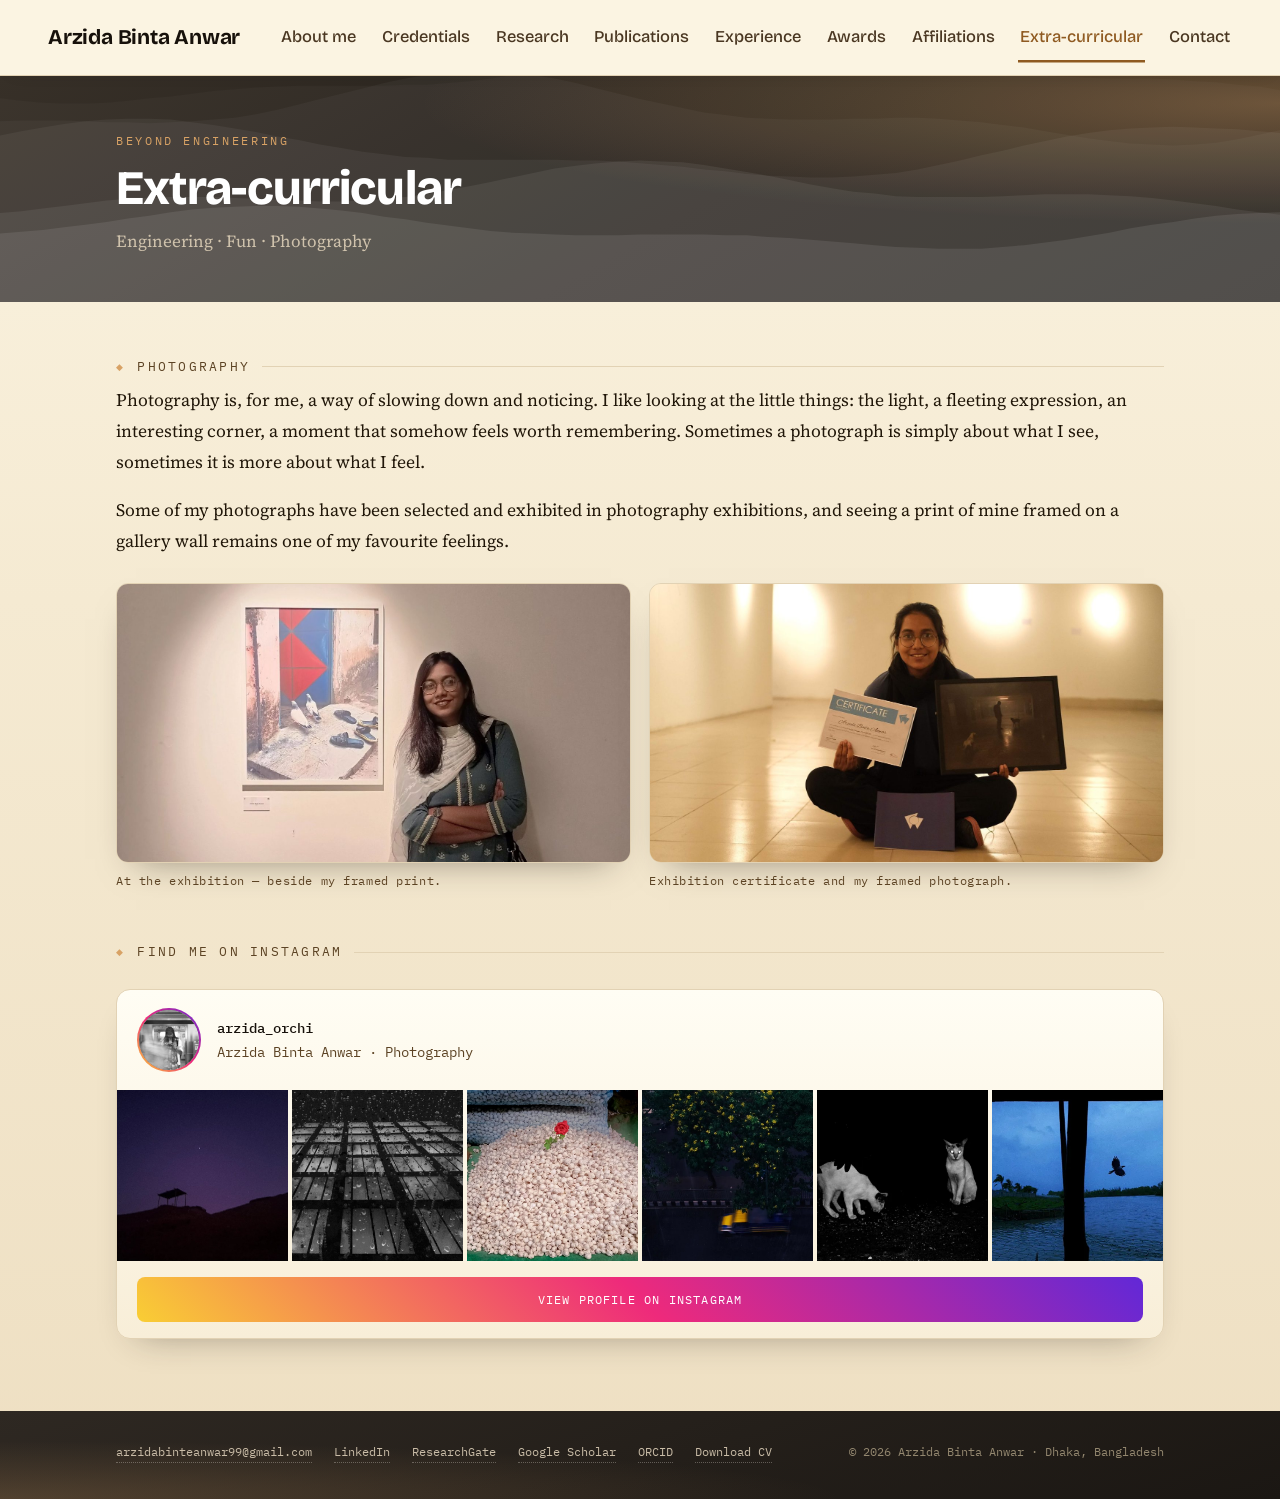
<file: extracurricular.html>
<!DOCTYPE html>
<html lang="en">
<head>
<meta charset="UTF-8">
<meta name="viewport" content="width=device-width, initial-scale=1.0">
<title>Extra-curricular — Arzida Binta Anwar</title>
<meta name="description" content="Photography and extra-curricular activities of Arzida Binta Anwar.">
<meta name="theme-color" content="#1B1713">
<link rel="icon" href="data:image/svg+xml,%3Csvg xmlns='http://www.w3.org/2000/svg' viewBox='0 0 32 32'%3E%3Crect width='32' height='32' rx='6' fill='%231B1713'/%3E%3Cpath d='M2 20 q4 -4 8 0 t8 0 t8 0 t8 0 V32 H2 Z' fill='%23D8A265' fill-opacity='.45'/%3E%3Cpath d='M2 25 q4 -4 8 0 t8 0 t8 0 t8 0 V32 H2 Z' fill='%23D8A265' fill-opacity='.9'/%3E%3C/svg%3E">
<link rel="preconnect" href="https://fonts.googleapis.com">
<link rel="preconnect" href="https://fonts.gstatic.com" crossorigin>
<link href="https://fonts.googleapis.com/css2?family=Bricolage+Grotesque:opsz,wght@12..96,500;12..96,600;12..96,700;12..96,800&family=Source+Serif+4:ital,opsz,wght@0,8..60,400;0,8..60,600;1,8..60,400&family=IBM+Plex+Mono:wght@400;500&display=swap" rel="stylesheet">
<link rel="stylesheet" href="styles.css">
</head>
<body>

<header class="topbar">
  <a class="brand" href="index.html">Arzida Binta Anwar</a>
  <button class="menu-toggle" id="menuToggle" aria-expanded="false" aria-controls="siteNav">Menu</button>
  <nav class="nav" id="siteNav" aria-label="Site">
      <a href="index.html">About me</a>
      <a href="credentials.html">Credentials</a>
      <a href="research.html">Research</a>
      <a href="publications.html">Publications</a>
      <a href="experience.html">Experience</a>
      <a href="awards.html">Awards</a>
      <a href="affiliations.html">Affiliations</a>
      <a href="extracurricular.html" class="active">Extra-curricular</a>
      <a href="contact.html">Contact</a>
  </nav>
</header>

<div class="band page-head"><div class="container"><p class="crumb">Beyond engineering</p><h1>Extra-curricular</h1><p class="sub">Engineering &middot; Fun &middot; Photography</p></div></div>
<main>
  <div class="container">
    <p class="subhead">Photography</p>
    <div class="about">
      <p>Photography is, for me, a way of slowing down and noticing. I like looking at the little things: the light, a fleeting expression, an interesting corner, a moment that somehow feels worth remembering. Sometimes a photograph is simply about what I see, sometimes it is more about what I feel.</p><p>Some of my photographs have been selected and exhibited in photography exhibitions, and seeing a print of mine framed on a gallery wall remains one of my favourite feelings.</p>
    </div>

    <div class="photo-duo">
      <figure><img src="images/photo-exhibit-2.jpg" alt="Arzida beside her exhibited photograph of pigeons at a doorway"><figcaption>At the exhibition — beside my framed print.</figcaption></figure>
      <figure><img src="images/photo-exhibit-1.jpg" alt="Arzida holding her exhibition certificate and framed photograph"><figcaption>Exhibition certificate and my framed photograph.</figcaption></figure>
    </div>

    <p class="subhead">Find me on Instagram</p>
    <div class="ig-card">
      <div class="ig-head">
        <img src="images/ig-dp.jpg" alt="Arzida Binta Anwar — Instagram profile picture">
        <div>
          <div class="u">arzida_orchi</div>
          <div class="n">Arzida Binta Anwar · Photography</div>
        </div>
      </div>
      <div class="ig-grid">
        <img src="images/ig-0.jpg" alt="Photograph: a hilltop shelter silhouetted against a starlit violet dusk">
        <img src="images/ig-1.jpg" alt="Monochrome photograph: raindrops over a grid of skylights">
        <img src="images/ig-2.jpg" alt="Photograph: a red rose resting on a heap of garlic">
        <img src="images/ig-3.jpg" alt="Photograph: a yellow truck passing beneath a flowering tree at dusk">
        <img src="images/ig-4.jpg" alt="Monochrome photograph: two street cats at night">
        <img src="images/ig-5.jpg" alt="Photograph: a crow gliding over a river at blue hour">
      </div>
      <div class="ig-foot">
        <a class="ig-btn" href="https://www.instagram.com/arzida_orchi/" target="_blank" rel="noopener">View profile on Instagram</a>
      </div>
    </div>
  </div>
</main>


<footer>
  <div class="container">
    <div class="f-links">
      <a href="mailto:arzidabinteanwar99@gmail.com">arzidabinteanwar99@gmail.com</a>
      <a href="https://www.linkedin.com/in/arzida-binta-anwar-b4ab871b9/" target="_blank" rel="noopener">LinkedIn</a>
      <a href="https://www.researchgate.net/profile/Arzida-Binta-Anwar" target="_blank" rel="noopener">ResearchGate</a>
      <a href="https://scholar.google.com/citations?hl=en&amp;user=NSvgXzcAAAAJ" target="_blank" rel="noopener">Google Scholar</a>
      <a href="https://orcid.org/0009-0005-4357-6450" target="_blank" rel="noopener">ORCID</a>
      <a href="https://drive.google.com/uc?export=download&amp;id=1QXo4aRE41BPnUC29M4MG7DPqIUFfkSeE" target="_blank" rel="noopener">Download CV</a>
    </div>
    <p class="f-copy">© <span class="year">2026</span> Arzida Binta Anwar · Dhaka, Bangladesh</p>
  </div>
</footer>

<script>
(function(){
  document.querySelectorAll('.year').forEach(function(e){e.textContent=new Date().getFullYear();});
  var t=document.getElementById('menuToggle'),n=document.getElementById('siteNav');
  t.addEventListener('click',function(){var o=n.classList.toggle('open');t.setAttribute('aria-expanded',o);});
})();
</script>
</body>
</html>
</file>
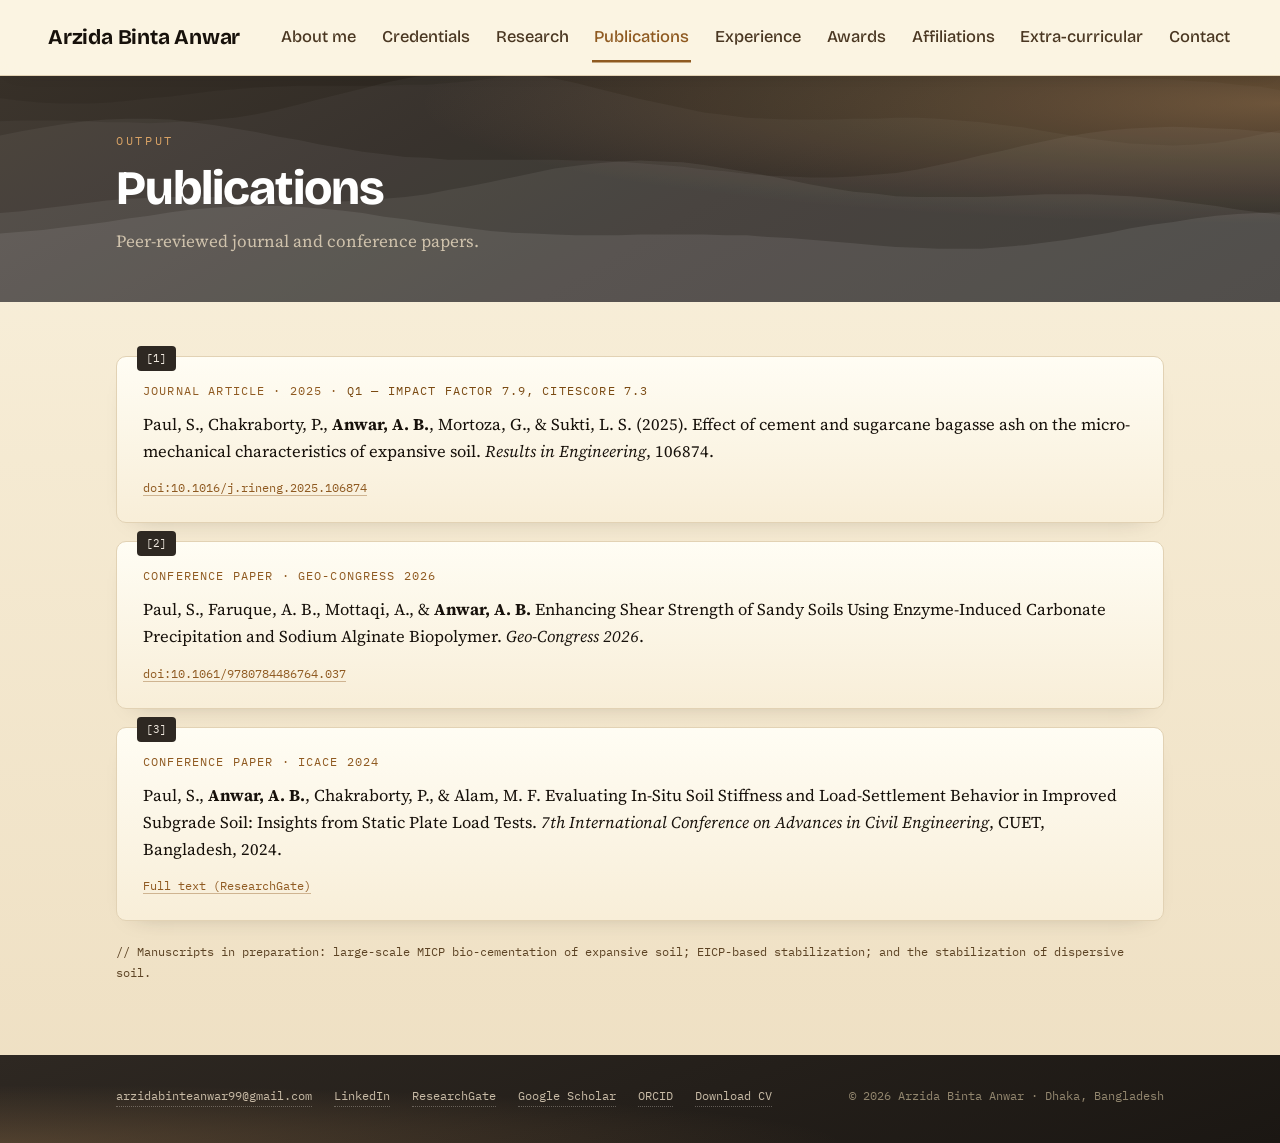
<file: publications.html>
<!DOCTYPE html>
<html lang="en">
<head>
<meta charset="UTF-8">
<meta name="viewport" content="width=device-width, initial-scale=1.0">
<title>Publications — Arzida Binta Anwar</title>
<meta name="description" content="Journal and conference publications of Arzida Binta Anwar.">
<meta name="theme-color" content="#1B1713">
<link rel="icon" href="data:image/svg+xml,%3Csvg xmlns='http://www.w3.org/2000/svg' viewBox='0 0 32 32'%3E%3Crect width='32' height='32' rx='6' fill='%231B1713'/%3E%3Cpath d='M2 20 q4 -4 8 0 t8 0 t8 0 t8 0 V32 H2 Z' fill='%23D8A265' fill-opacity='.45'/%3E%3Cpath d='M2 25 q4 -4 8 0 t8 0 t8 0 t8 0 V32 H2 Z' fill='%23D8A265' fill-opacity='.9'/%3E%3C/svg%3E">
<link rel="preconnect" href="https://fonts.googleapis.com">
<link rel="preconnect" href="https://fonts.gstatic.com" crossorigin>
<link href="https://fonts.googleapis.com/css2?family=Bricolage+Grotesque:opsz,wght@12..96,500;12..96,600;12..96,700;12..96,800&family=Source+Serif+4:ital,opsz,wght@0,8..60,400;0,8..60,600;1,8..60,400&family=IBM+Plex+Mono:wght@400;500&display=swap" rel="stylesheet">
<link rel="stylesheet" href="styles.css">
</head>
<body>

<header class="topbar">
  <a class="brand" href="index.html">Arzida Binta Anwar</a>
  <button class="menu-toggle" id="menuToggle" aria-expanded="false" aria-controls="siteNav">Menu</button>
  <nav class="nav" id="siteNav" aria-label="Site">
      <a href="index.html">About me</a>
      <a href="credentials.html">Credentials</a>
      <a href="research.html">Research</a>
      <a href="publications.html" class="active">Publications</a>
      <a href="experience.html">Experience</a>
      <a href="awards.html">Awards</a>
      <a href="affiliations.html">Affiliations</a>
      <a href="extracurricular.html">Extra-curricular</a>
      <a href="contact.html">Contact</a>
  </nav>
</header>

<div class="band page-head"><div class="container"><p class="crumb">Output</p><h1>Publications</h1><p class="sub">Peer-reviewed journal and conference papers.</p></div></div>
<main>
  <div class="container">
    <div class="pub">
      <span class="num">[1]</span>
      <p class="meta">Journal Article · 2025 · <span class="hl">Q1 — Impact Factor 7.9, CiteScore 7.3</span></p>
      <p class="cite">Paul, S., Chakraborty, P., <strong>Anwar, A. B.</strong>, Mortoza, G., &amp; Sukti, L. S. (2025). Effect of cement and sugarcane bagasse ash on the micro-mechanical characteristics of expansive soil. <em>Results in Engineering</em>, 106874.</p>
      <p class="doi"><a href="https://doi.org/10.1016/j.rineng.2025.106874" target="_blank" rel="noopener">doi:10.1016/j.rineng.2025.106874</a></p>
    </div>

    <div class="pub">
      <span class="num">[2]</span>
      <p class="meta">Conference Paper · Geo-Congress 2026</p>
      <p class="cite">Paul, S., Faruque, A. B., Mottaqi, A., &amp; <strong>Anwar, A. B.</strong> Enhancing Shear Strength of Sandy Soils Using Enzyme-Induced Carbonate Precipitation and Sodium Alginate Biopolymer. <em>Geo-Congress 2026</em>.</p>
      <p class="doi"><a href="https://doi.org/10.1061/9780784486764.037" target="_blank" rel="noopener">doi:10.1061/9780784486764.037</a></p>
    </div>

    <div class="pub">
      <span class="num">[3]</span>
      <p class="meta">Conference Paper · ICACE 2024</p>
      <p class="cite">Paul, S., <strong>Anwar, A. B.</strong>, Chakraborty, P., &amp; Alam, M. F. Evaluating In-Situ Soil Stiffness and Load-Settlement Behavior in Improved Subgrade Soil: Insights from Static Plate Load Tests. <em>7th International Conference on Advances in Civil Engineering</em>, CUET, Bangladesh, 2024.</p>
      <p class="doi"><a href="https://www.researchgate.net/publication/387032771_Evaluating_In-Situ_Soil_Stiffness_and_Load-Settlement_Behavior_in_Improved_Subgrade_Soil_Insights_from_Static_Plate_Load_Tests" target="_blank" rel="noopener">Full text (ResearchGate)</a></p>
    </div>

    <p class="pub-note">// Manuscripts in preparation: large-scale MICP bio-cementation of expansive soil; EICP-based stabilization; and the stabilization of dispersive soil.</p>
  </div>
</main>


<footer>
  <div class="container">
    <div class="f-links">
      <a href="mailto:arzidabinteanwar99@gmail.com">arzidabinteanwar99@gmail.com</a>
      <a href="https://www.linkedin.com/in/arzida-binta-anwar-b4ab871b9/" target="_blank" rel="noopener">LinkedIn</a>
      <a href="https://www.researchgate.net/profile/Arzida-Binta-Anwar" target="_blank" rel="noopener">ResearchGate</a>
      <a href="https://scholar.google.com/citations?hl=en&amp;user=NSvgXzcAAAAJ" target="_blank" rel="noopener">Google Scholar</a>
      <a href="https://orcid.org/0009-0005-4357-6450" target="_blank" rel="noopener">ORCID</a>
      <a href="https://drive.google.com/uc?export=download&amp;id=1QXo4aRE41BPnUC29M4MG7DPqIUFfkSeE" target="_blank" rel="noopener">Download CV</a>
    </div>
    <p class="f-copy">© <span class="year">2026</span> Arzida Binta Anwar · Dhaka, Bangladesh</p>
  </div>
</footer>

<script>
(function(){
  document.querySelectorAll('.year').forEach(function(e){e.textContent=new Date().getFullYear();});
  var t=document.getElementById('menuToggle'),n=document.getElementById('siteNav');
  t.addEventListener('click',function(){var o=n.classList.toggle('open');t.setAttribute('aria-expanded',o);});
})();
</script>
</body>
</html>
</file>
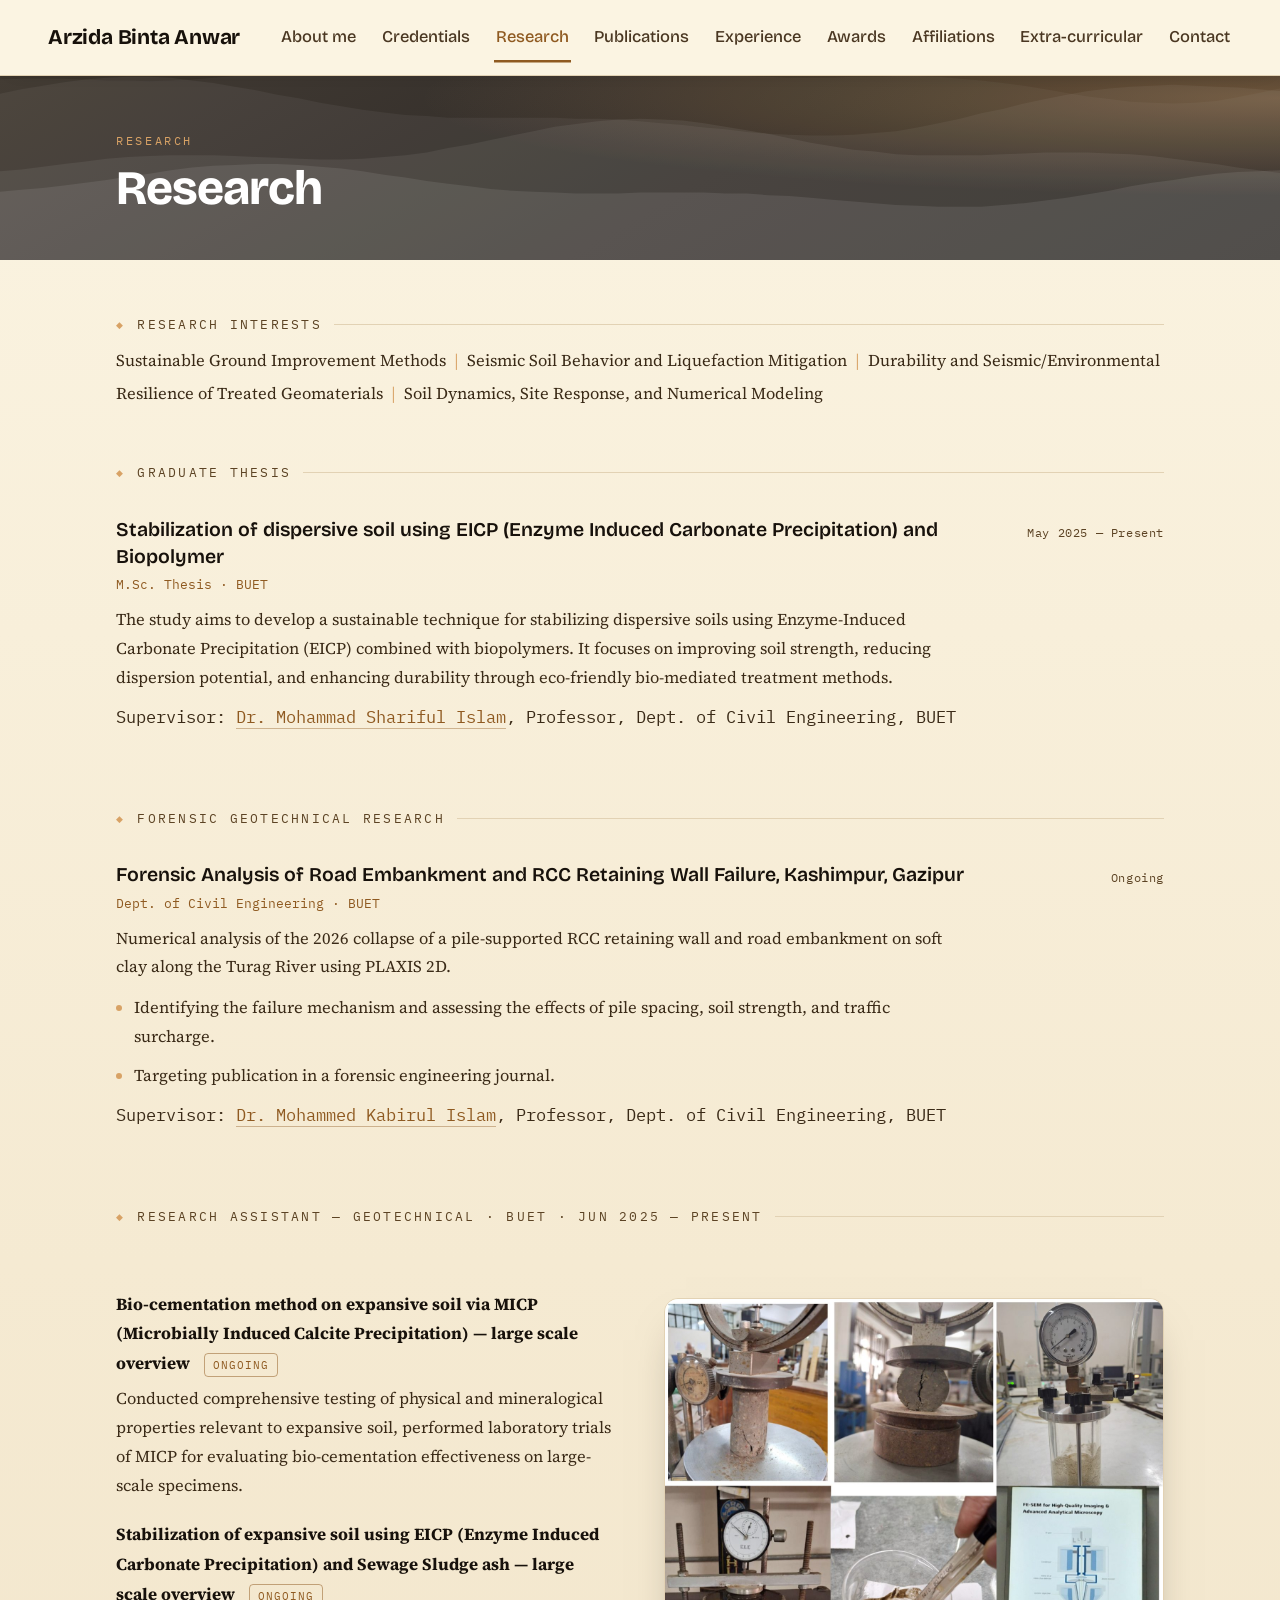
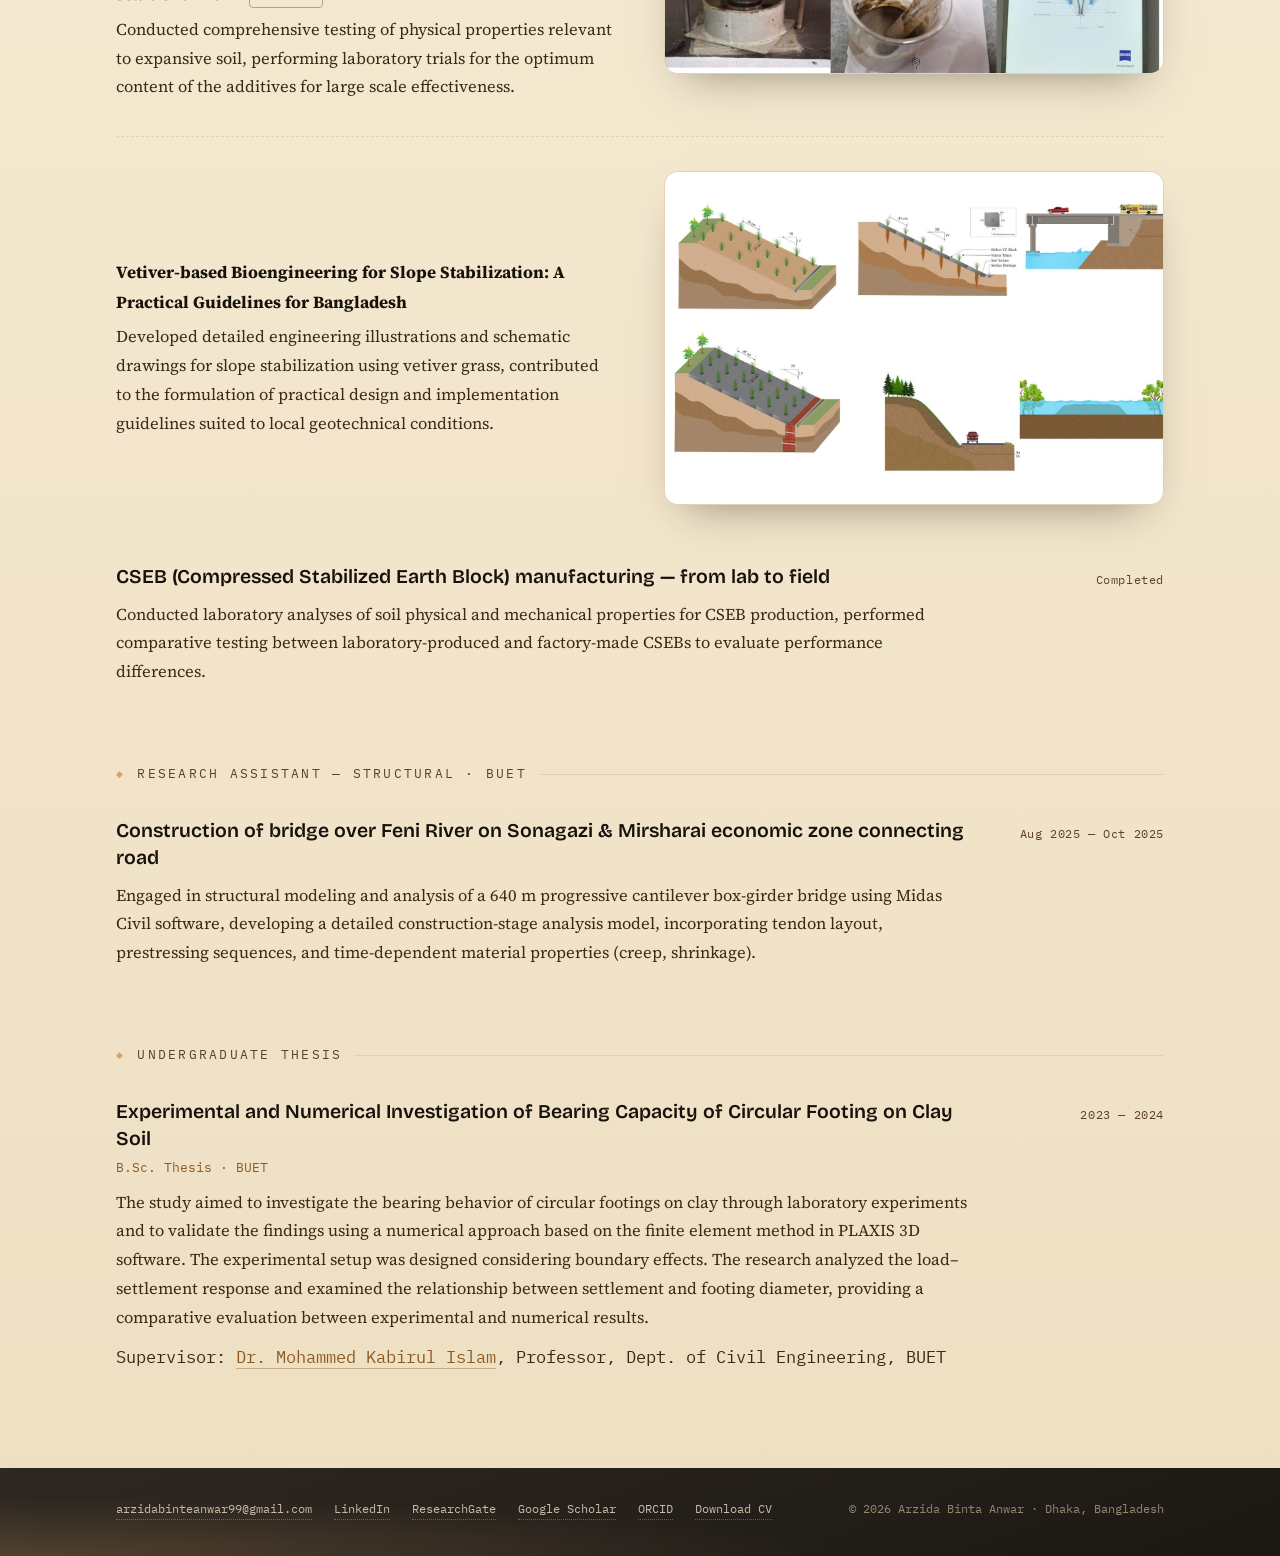
<file: research.html>
<!DOCTYPE html>
<html lang="en">
<head>
<meta charset="UTF-8">
<meta name="viewport" content="width=device-width, initial-scale=1.0">
<title>Research — Arzida Binta Anwar</title>
<meta name="description" content="Research of Arzida Binta Anwar in geotechnical engineering.">
<meta name="theme-color" content="#1B1713">
<link rel="icon" href="data:image/svg+xml,%3Csvg xmlns='http://www.w3.org/2000/svg' viewBox='0 0 32 32'%3E%3Crect width='32' height='32' rx='6' fill='%231B1713'/%3E%3Cpath d='M2 20 q4 -4 8 0 t8 0 t8 0 t8 0 V32 H2 Z' fill='%23D8A265' fill-opacity='.45'/%3E%3Cpath d='M2 25 q4 -4 8 0 t8 0 t8 0 t8 0 V32 H2 Z' fill='%23D8A265' fill-opacity='.9'/%3E%3C/svg%3E">
<link rel="preconnect" href="https://fonts.googleapis.com">
<link rel="preconnect" href="https://fonts.gstatic.com" crossorigin>
<link href="https://fonts.googleapis.com/css2?family=Bricolage+Grotesque:opsz,wght@12..96,500;12..96,600;12..96,700;12..96,800&family=Source+Serif+4:ital,opsz,wght@0,8..60,400;0,8..60,600;1,8..60,400&family=IBM+Plex+Mono:wght@400;500&display=swap" rel="stylesheet">
<link rel="stylesheet" href="styles.css">
</head>
<body>

<header class="topbar">
  <a class="brand" href="index.html">Arzida Binta Anwar</a>
  <button class="menu-toggle" id="menuToggle" aria-expanded="false" aria-controls="siteNav">Menu</button>
  <nav class="nav" id="siteNav" aria-label="Site">
      <a href="index.html">About me</a>
      <a href="credentials.html">Credentials</a>
      <a href="research.html" class="active">Research</a>
      <a href="publications.html">Publications</a>
      <a href="experience.html">Experience</a>
      <a href="awards.html">Awards</a>
      <a href="affiliations.html">Affiliations</a>
      <a href="extracurricular.html">Extra-curricular</a>
      <a href="contact.html">Contact</a>
  </nav>
</header>

<div class="band page-head"><div class="container"><p class="crumb">Research</p><h1>Research</h1></div></div>
<main>
  <div class="container">
    <p class="subhead">Research interests</p>
    <p class="interests-line">Sustainable Ground Improvement Methods<span class="sep">|</span>Seismic Soil Behavior and Liquefaction Mitigation<span class="sep">|</span>Durability and Seismic/Environmental Resilience of Treated Geomaterials<span class="sep">|</span>Soil Dynamics, Site Response, and Numerical Modeling</p>

    <p class="subhead">Graduate thesis</p>
    <div class="entry">
      <div>
        <h3>Stabilization of dispersive soil using EICP (Enzyme Induced Carbonate Precipitation) and Biopolymer </h3>
        <div class="where">M.Sc. Thesis · BUET</div>
        <p>The study aims to develop a sustainable technique for stabilizing dispersive soils using Enzyme-Induced Carbonate Precipitation (EICP) combined with biopolymers. It focuses on improving soil strength, reducing dispersion potential, and enhancing durability through eco-friendly bio-mediated treatment methods.</p>
        <p class="supervisor">Supervisor: <span><a href="https://ce.buet.ac.bd/profile-of-mohammad-shariful-islam/" target="_blank" rel="noopener">Dr. Mohammad Shariful Islam</a></span>, Professor, Dept. of Civil Engineering, BUET</p>
      </div>
      <div class="when">May 2025 — Present</div>
    </div>

    <p class="subhead">Forensic geotechnical research</p>
    <div class="entry">
      <div>
        <h3>Forensic Analysis of Road Embankment and RCC Retaining Wall Failure, Kashimpur, Gazipur </h3>
        <div class="where">Dept. of Civil Engineering · BUET</div>
        <p>Numerical analysis of the 2026 collapse of a pile-supported RCC retaining wall and road embankment on soft clay along the Turag River using PLAXIS 2D.</p>
        <ul>
          <li>Identifying the failure mechanism and assessing the effects of pile spacing, soil strength, and traffic surcharge.</li>
          <li>Targeting publication in a forensic engineering journal.</li>
        </ul>
        <p class="supervisor">Supervisor: <span><a href="https://ce.buet.ac.bd/profile-of-md-kabirul-islam/" target="_blank" rel="noopener">Dr. Mohammed Kabirul Islam</a></span>, Professor, Dept. of Civil Engineering, BUET</p>
      </div>
      <div class="when">Ongoing</div>
    </div>

    <p class="subhead">Research Assistant — Geotechnical · BUET · Jun 2025 — Present</p>
    <div class="split">
      <div class="txt">
        <div class="item">
          <strong>Bio-cementation method on expansive soil via MICP (Microbially Induced Calcite Precipitation) — large scale overview</strong> <span class="badge">Ongoing</span>
          <p>Conducted comprehensive testing of physical and mineralogical properties relevant to expansive soil, performed laboratory trials of MICP for evaluating bio-cementation effectiveness on large-scale specimens.</p>
        </div>
        <div class="item">
          <strong>Stabilization of expansive soil using EICP (Enzyme Induced Carbonate Precipitation) and Sewage Sludge ash — large scale overview</strong> <span class="badge">Ongoing</span>
          <p>Conducted comprehensive testing of physical properties relevant to expansive soil, performing laboratory trials for the optimum content of the additives for large scale effectiveness.</p>
        </div>
      </div>
      <img src="images/research-lab.jpg" alt="Laboratory testing of expansive soil for MICP and EICP treatment">
    </div>

    <div class="split">
      <div class="txt">
        <div class="item">
          <strong>Vetiver-based Bioengineering for Slope Stabilization: A Practical Guidelines for Bangladesh</strong>
          <p>Developed detailed engineering illustrations and schematic drawings for slope stabilization using vetiver grass, contributed to the formulation of practical design and implementation guidelines suited to local geotechnical conditions.</p>
        </div>
      </div>
      <img src="images/research-vetiver.jpg" alt="Engineering illustrations of vetiver-based slope stabilization">
    </div>

    <div class="entry">
      <div>
        <h3>CSEB (Compressed Stabilized Earth Block) manufacturing — from lab to field</h3>
        <p>Conducted laboratory analyses of soil physical and mechanical properties for CSEB production, performed comparative testing between laboratory-produced and factory-made CSEBs to evaluate performance differences.</p>
      </div>
      <div class="when">Completed</div>
    </div>

    <p class="subhead">Research Assistant — Structural · BUET</p>
    <div class="entry">
      <div>
        <h3>Construction of bridge over Feni River on Sonagazi &amp; Mirsharai economic zone connecting road</h3>
        <p>Engaged in structural modeling and analysis of a 640 m progressive cantilever box-girder bridge using Midas Civil software, developing a detailed construction-stage analysis model, incorporating tendon layout, prestressing sequences, and time-dependent material properties (creep, shrinkage).</p>
      </div>
      <div class="when">Aug 2025 — Oct 2025</div>
    </div>

    <p class="subhead">Undergraduate thesis</p>
    <div class="entry">
      <div>
        <h3>Experimental and Numerical Investigation of Bearing Capacity of Circular Footing on Clay Soil</h3>
        <div class="where">B.Sc. Thesis · BUET</div>
        <p>The study aimed to investigate the bearing behavior of circular footings on clay through laboratory experiments and to validate the findings using a numerical approach based on the finite element method in PLAXIS 3D software. The experimental setup was designed considering boundary effects. The research analyzed the load–settlement response and examined the relationship between settlement and footing diameter, providing a comparative evaluation between experimental and numerical results.</p>
        <p class="supervisor">Supervisor: <span><a href="https://ce.buet.ac.bd/profile-of-md-kabirul-islam/" target="_blank" rel="noopener">Dr. Mohammed Kabirul Islam</a></span>, Professor, Dept. of Civil Engineering, BUET</p>
      </div>
      <div class="when">2023 — 2024</div>
    </div>
  </div>
</main>


<footer>
  <div class="container">
    <div class="f-links">
      <a href="mailto:arzidabinteanwar99@gmail.com">arzidabinteanwar99@gmail.com</a>
      <a href="https://www.linkedin.com/in/arzida-binta-anwar-b4ab871b9/" target="_blank" rel="noopener">LinkedIn</a>
      <a href="https://www.researchgate.net/profile/Arzida-Binta-Anwar" target="_blank" rel="noopener">ResearchGate</a>
      <a href="https://scholar.google.com/citations?hl=en&amp;user=NSvgXzcAAAAJ" target="_blank" rel="noopener">Google Scholar</a>
      <a href="https://orcid.org/0009-0005-4357-6450" target="_blank" rel="noopener">ORCID</a>
      <a href="https://drive.google.com/uc?export=download&amp;id=1QXo4aRE41BPnUC29M4MG7DPqIUFfkSeE" target="_blank" rel="noopener">Download CV</a>
    </div>
    <p class="f-copy">© <span class="year">2026</span> Arzida Binta Anwar · Dhaka, Bangladesh</p>
  </div>
</footer>

<script>
(function(){
  document.querySelectorAll('.year').forEach(function(e){e.textContent=new Date().getFullYear();});
  var t=document.getElementById('menuToggle'),n=document.getElementById('siteNav');
  t.addEventListener('click',function(){var o=n.classList.toggle('open');t.setAttribute('aria-expanded',o);});
})();
</script>
</body>
</html>
</file>
<file: styles.css>
:root{
  --bg:#FAF3E2; --paper:#FEFBF2; --wash:#F4E9D2;
  --ink:#17110B; --soft:#5C4324; --line:#E2D2B4;
  --sea:#8F5A21; --sea-deep:#633D12; --sky:#D8A265;
  --teal-1:#2E2822; --teal-2:#1B1713;
  --font-display:"Bricolage Grotesque",system-ui,sans-serif;
  --font-body:"Source Serif 4",Georgia,serif;
  --font-mono:"IBM Plex Mono",ui-monospace,monospace;
  --topbar-h:76px;
}
*{margin:0;padding:0;box-sizing:border-box}
html{scroll-behavior:smooth;background:#EEDFC2}
@media (prefers-reduced-motion:reduce){html{scroll-behavior:auto}*,*::before,*::after{animation:none!important;transition:none!important}}
body{color:var(--ink);font-family:var(--font-body);font-size:17px;line-height:1.75;-webkit-font-smoothing:antialiased;
  background:linear-gradient(180deg,#FBF4E2 0%,#F5EAD2 40%,#EEDFC2 100%)}
::selection{background:#EFD8AC;color:var(--ink)}
a{color:var(--sea);text-decoration:none;border-bottom:1px solid rgba(143,90,33,.4);transition:color .15s,border-color .15s,background .15s}
a:hover{color:var(--sea-deep);border-bottom-color:var(--sea-deep)}
:focus-visible{outline:2px solid var(--sky);outline-offset:3px;border-radius:2px}
img{max-width:100%;display:block}

/* ================= TOP NAV (bigger) ================= */
.topbar{position:sticky;top:0;z-index:60;height:var(--topbar-h);display:flex;align-items:center;justify-content:space-between;
  gap:20px;padding:0 clamp(18px,4vw,48px);background:rgba(251,244,226,.94);backdrop-filter:blur(8px);
  border-bottom:1px solid var(--line);box-shadow:0 6px 18px -14px rgba(40,33,26,.3)}
.brand{font-family:var(--font-display);font-weight:700;font-size:21px;letter-spacing:-.01em;color:var(--ink);border:none;white-space:nowrap}
.brand:hover{color:var(--sea)}
.nav{display:flex;align-items:center;gap:clamp(10px,1.7vw,26px)}
.nav a{font-family:var(--font-display);font-weight:500;font-size:16.5px;color:#4A3722;border:none;padding:8px 2px}
.nav a:hover{color:var(--ink)}
.nav a.active{color:var(--sea);box-shadow:0 2.5px 0 var(--sea)}
.menu-toggle{display:none;background:none;border:1px solid var(--line);border-radius:6px;padding:9px 13px;
  font-family:var(--font-mono);font-size:12px;letter-spacing:.12em;text-transform:uppercase;color:var(--ink);cursor:pointer}

/* ================= DARK BANDS (charcoal + warm glow) ================= */
.band{color:#F1EAE0;background:
  url("images/waves.svg") no-repeat bottom center / cover,
  radial-gradient(120% 95% at 100% 12%, rgba(216,162,101,.4), rgba(216,162,101,0) 56%),
  linear-gradient(150deg,#373028 0%,#241F1A 55%,#1B1713 100%)}
.container{max-width:1160px;margin:0 auto;padding:0 clamp(22px,5vw,56px)}

/* ---- home hero (profile + greeting only) ---- */
.hero{padding:clamp(50px,8vh,88px) 0 clamp(58px,9vh,96px)}
.hero-grid{display:grid;grid-template-columns:290px minmax(0,1fr);gap:clamp(36px,5vw,80px);align-items:center}
.profile{text-align:center}
.profile .photo{width:100%;max-width:262px;aspect-ratio:4/5;object-fit:cover;border-radius:14px;margin:0 auto;
  border:1px solid rgba(241,234,224,.35);box-shadow:0 22px 44px -20px rgba(0,0,0,.65)}
.profile .name{font-family:var(--font-display);font-weight:750;font-size:25px;color:#FFFFFF;margin-top:20px;line-height:1.2}
.profile .role{font-family:var(--font-mono);font-size:12.5px;letter-spacing:.08em;color:#DECFB9;margin-top:8px}
.profile .org{font-family:var(--font-mono);font-size:12px;letter-spacing:.04em;color:#B3A48D;margin-top:3px;line-height:1.6}
.icons{display:flex;justify-content:center;gap:11px;margin-top:18px;flex-wrap:wrap}
.icons a{width:39px;height:39px;border:1.5px solid rgba(241,234,224,.5);border-radius:50%;display:grid;place-items:center;
  color:#F1EAE0;border-bottom-width:1.5px}
.icons a:hover{background:#F1EAE0;color:#1B1713;border-color:#F1EAE0}
.icons svg{width:17px;height:17px;fill:currentColor}
.icons .tx{font-family:var(--font-mono);font-size:11px;font-weight:500;letter-spacing:.02em}
.hero h2{font-family:var(--font-display);font-weight:750;font-size:clamp(30px,4vw,42px);letter-spacing:-.018em;color:#FFFFFF;margin-bottom:20px}
.hero .bio{color:#DCD2C3;font-size:18.5px;max-width:60ch;line-height:1.8}
.hero .bio strong{color:#FFFFFF}
.cv-pill{display:inline-flex;align-items:center;gap:9px;margin-top:28px;
  font-family:var(--font-mono);font-size:13px;letter-spacing:.1em;text-transform:uppercase;
  color:#F1EAE0;border:1.5px solid rgba(241,234,224,.5);border-radius:8px;padding:13px 22px}
.cv-pill svg{width:15px;height:15px;fill:currentColor}
.cv-pill:hover{background:#F1EAE0;color:#1B1713;border-color:#F1EAE0}

/* ---- sub-page heads ---- */
.page-head{padding:clamp(42px,6vh,60px) 0 clamp(30px,5vh,46px)}
.page-head .crumb{font-family:var(--font-mono);font-size:12px;letter-spacing:.22em;text-transform:uppercase;color:var(--sky);margin-bottom:12px}
.page-head h1{font-family:var(--font-display);font-weight:750;font-size:clamp(32px,4.6vw,48px);letter-spacing:-.02em;line-height:1.08;color:#FFFFFF}
.page-head p.sub{color:#CFC2AC;margin-top:12px;max-width:62ch;font-size:17px}

/* ================= MAIN ================= */
main{padding:clamp(44px,6vh,68px) 0 clamp(56px,8vh,88px)}
h2{font-family:var(--font-display);font-weight:700;font-size:clamp(24px,3vw,32px);letter-spacing:-.01em;margin:0 0 22px}
h3{font-family:var(--font-display);font-weight:600;font-size:19.5px;line-height:1.4}
.subhead{font-family:var(--font-mono);font-size:12.5px;letter-spacing:.18em;text-transform:uppercase;color:var(--soft);
  margin:52px 0 8px;display:flex;align-items:center;gap:12px}
.subhead::before{content:"◆";color:var(--sky);font-size:9px}
.subhead::after{content:"";flex:1;height:1px;background:var(--line)}
.subhead:first-child{margin-top:0}
.lead{font-size:18px;color:var(--soft);max-width:66ch}
.about{max-width:none}
.about p{margin-bottom:18px;color:#211709;font-size:17.5px;text-align:left;text-wrap:pretty;overflow-wrap:break-word}
.about p strong{color:var(--ink)}

.explore{display:grid;grid-template-columns:repeat(auto-fit,minmax(220px,1fr));gap:16px;margin-top:42px}
.explore a{background:linear-gradient(180deg,#FFFDF4,#F7EDD6);border:1px solid var(--line);border-radius:10px;padding:20px 22px;color:var(--ink);
  transition:border-color .15s,transform .15s,box-shadow .15s}
.explore a:hover{border-color:var(--sky);transform:translateY(-2px);box-shadow:0 14px 26px -18px rgba(40,33,26,.45)}
.explore .t{display:block;font-family:var(--font-display);font-weight:600;font-size:17.5px;line-height:1.3}
.explore .d{display:block;color:var(--soft);font-size:15px;margin-top:8px;line-height:1.55}
.explore .m{font-family:var(--font-mono);font-size:11px;letter-spacing:.14em;text-transform:uppercase;color:var(--sea);margin-top:12px;display:block}

/* ================= ENTRIES (dates on the right) ================= */
.entry{display:grid;grid-template-columns:minmax(0,1fr) 158px;gap:8px 34px;padding:24px 0}
.entry + .entry{border-top:1px dashed var(--line)}
.entry .when{font-family:var(--font-mono);font-size:12px;letter-spacing:.05em;color:var(--soft);padding-top:6px;text-align:right}
.entry .where{font-family:var(--font-mono);font-size:12.5px;color:var(--sea);margin-top:4px}
.entry p{margin-top:10px;color:#3A2A17;font-size:16.5px}
.entry ul{margin:12px 0 0 18px;color:#3A2A17;font-size:16.5px}
.entry ul li{margin-bottom:10px}
.entry ul li::marker{color:var(--sky)}
.entry .gpa{font-family:var(--font-mono);font-size:13px;color:var(--ink);display:block;margin-top:8px}
.badge{display:inline-block;font-family:var(--font-mono);font-size:10.5px;letter-spacing:.1em;text-transform:uppercase;
  color:var(--sea);border:1px solid rgba(143,90,33,.5);border-radius:4px;padding:2px 8px;margin-left:10px;vertical-align:middle}
.supervisor{font-family:var(--font-mono);font-size:12.5px;color:var(--soft);margin-top:12px}
.supervisor span{color:var(--ink)}

/* ================= EDUCATION (compact rows) ================= */
.edu-row{display:grid;grid-template-columns:minmax(0,1fr) 240px;gap:6px 30px;padding:15px 0;border-bottom:1px dashed var(--line);align-items:start}
.edu-list .edu-row:last-of-type{border-bottom:none}
.edu-row h3{font-size:17.5px}
.edu-row .inst{font-family:var(--font-mono);font-size:12.5px;color:var(--sea);margin-top:3px}
.edu-row .right{text-align:right}
.edu-row .edates{font-family:var(--font-mono);font-size:12px;letter-spacing:.04em;color:var(--soft)}
.edu-row .egpa{font-family:var(--font-mono);font-size:12.5px;color:var(--ink);margin-top:5px;line-height:1.7}

/* plain-text research interests */
.interests-line{font-size:16.5px;color:#3A2A17;line-height:2;max-width:none}
.interests-line .sep{color:var(--sky);padding:0 8px}

/* ================= RESEARCH SPLITS (big images, no captions) ================= */
.split{display:grid;grid-template-columns:minmax(0,1fr) minmax(320px,500px);gap:clamp(28px,4vw,60px);align-items:center;padding:34px 0}
.split + .split{border-top:1px dashed var(--line)}
.split img{width:100%;height:auto;border-radius:14px;border:1px solid var(--line);box-shadow:0 20px 42px -22px rgba(40,33,26,.5)}
.split .txt p{margin-top:10px;color:#3A2A17;font-size:16.5px}
.split .txt .where{font-family:var(--font-mono);font-size:12.5px;color:var(--sea);margin-top:4px}
.split .txt .item{margin-top:20px}
.split .txt .item p{margin-top:6px}

/* ================= FIGURES (experience) ================= */
figure.right{float:right;width:min(420px,48%);margin:4px 0 18px 28px}
figure img{border-radius:12px;border:1px solid var(--line);box-shadow:0 16px 34px -20px rgba(40,33,26,.5)}
figcaption{font-family:var(--font-mono);font-size:11.5px;letter-spacing:.05em;color:var(--soft);margin-top:9px;line-height:1.55}
.clear{clear:both}
.photo-row{display:grid;grid-template-columns:repeat(auto-fit,minmax(240px,1fr));gap:18px;margin:26px 0 8px}
.photo-row figure{margin:0}
.photo-row img{width:100%;height:240px;object-fit:cover}
.photo-duo{display:grid;grid-template-columns:repeat(auto-fit,minmax(280px,1fr));gap:18px;margin:26px 0 8px}
.photo-duo figure{margin:0}
.photo-duo img{width:100%;height:280px;object-fit:cover}

/* ================= CHIPS ================= */
.chips{display:flex;flex-wrap:wrap;gap:10px;margin:6px 0 8px}
.chip{font-family:var(--font-mono);font-size:12.5px;background:linear-gradient(180deg,#FAF2DF,#F3E7CD);border:1px solid var(--line);border-radius:100px;padding:10px 17px;color:var(--ink)}
.chip::before{content:"◆ ";color:var(--sea);font-size:9px;vertical-align:1px}

/* ================= PUBLICATIONS ================= */
.pub{background:linear-gradient(180deg,#FFFDF4,#F8EED8);border:1px solid var(--line);border-radius:10px;padding:24px 26px;margin-bottom:18px;position:relative;
  box-shadow:0 10px 24px -20px rgba(40,33,26,.4)}
.pub .num{position:absolute;top:-11px;left:20px;background:var(--teal-1);color:#F1EAE0;font-family:var(--font-mono);font-size:11px;padding:3px 9px;border-radius:4px}
.pub .meta{font-family:var(--font-mono);font-size:11.5px;letter-spacing:.1em;text-transform:uppercase;color:var(--sea);margin-bottom:10px}
.pub .meta .hl{color:#7A4A12}
.pub .cite{font-size:16.5px;line-height:1.65}
.pub .doi{font-family:var(--font-mono);font-size:12px;margin-top:12px}
.pub-note{font-family:var(--font-mono);font-size:12px;color:var(--soft);margin-top:20px}

/* ================= CARDS: skills & courses ================= */
.skills-grid{display:grid;grid-template-columns:repeat(auto-fit,minmax(215px,1fr));gap:16px;margin-top:8px}
.courses-grid{display:grid;grid-template-columns:repeat(auto-fit,minmax(300px,1fr));gap:16px;margin-top:8px}
.skill-card{background:linear-gradient(180deg,#FFFDF4,#F7EDD6);border:1px solid var(--line);border-radius:10px;padding:22px 22px 16px;
  box-shadow:0 10px 24px -20px rgba(40,33,26,.35)}
.skill-card h3{font-size:12.5px;font-family:var(--font-mono);font-weight:500;letter-spacing:.16em;text-transform:uppercase;color:var(--sea);margin-bottom:12px}
.skill-card ul{list-style:none}
.skill-card li{padding:7px 0;border-bottom:1px dashed var(--line);font-size:15.5px}
.skill-card li:last-child{border-bottom:none}

/* ================= AWARDS / AFFILIATIONS (photos with their events) ================= */
.award-card{background:linear-gradient(180deg,#FFFDF4,#F8EED8);border:1px solid var(--line);border-radius:12px;padding:22px 24px;margin-bottom:18px;
  display:grid;grid-template-columns:minmax(0,1fr) 320px;gap:20px 30px;align-items:center;box-shadow:0 10px 24px -20px rgba(40,33,26,.4)}
.award-card.noimg{grid-template-columns:1fr}
.award-card .yr{font-family:var(--font-mono);font-size:12.5px;color:var(--sea);letter-spacing:.06em;margin-bottom:6px}
.award-card strong{font-weight:600;font-size:17px}
.award-card .det{display:block;color:var(--soft);font-size:15px;margin-top:5px}
.thumbs{display:grid;grid-template-columns:1fr 1fr;gap:10px}
.thumbs.one{grid-template-columns:1fr;max-width:230px}
.thumbs img{width:100%;height:150px;object-fit:cover;border-radius:8px;border:1px solid var(--line)}

/* ================= INSTAGRAM CARD ================= */
.ig-card{width:100%;background:linear-gradient(180deg,#FFFDF4,#F8EED8);border:1px solid var(--line);border-radius:14px;overflow:hidden;margin-top:26px;
  box-shadow:0 16px 34px -22px rgba(40,33,26,.45)}
.ig-head{display:flex;align-items:center;gap:16px;padding:18px 20px}
.ig-head img{width:64px;height:64px;border-radius:50%;object-fit:cover;
  background:linear-gradient(#fff,#fff) padding-box,linear-gradient(45deg,#F9CE34,#EE2A7B,#6228D7) border-box;border:2.5px solid transparent}
.ig-head .u{font-family:var(--font-mono);font-size:14px;font-weight:500;color:var(--ink)}
.ig-head .n{color:var(--soft);font-size:13.5px;font-family:var(--font-mono)}
.ig-grid{display:grid;grid-template-columns:repeat(auto-fill,minmax(170px,1fr));gap:4px}
.ig-grid img{width:100%;aspect-ratio:1/1;object-fit:cover}
.ig-foot{padding:16px 20px}
.ig-btn{display:block;text-align:center;font-family:var(--font-mono);font-size:12px;letter-spacing:.1em;text-transform:uppercase;
  color:#fff!important;border:none!important;border-radius:8px;padding:12px;
  background:linear-gradient(45deg,#F9CE34,#EE2A7B,#6228D7)}
.ig-btn:hover{filter:brightness(1.07)}

/* ================= FOOTER (charcoal, warm) ================= */
footer{border-top:none;padding:30px 0 36px;color:#C9BCA7;background:
  radial-gradient(120% 120% at 0% 100%, rgba(216,162,101,.22), rgba(216,162,101,0) 55%),
  linear-gradient(160deg,#2E2822,#1B1713)}
footer .container{display:flex;flex-wrap:wrap;gap:12px 30px;align-items:center;justify-content:space-between}
.f-links{display:flex;flex-wrap:wrap;gap:8px 22px;font-family:var(--font-mono);font-size:12px}
.f-links a{color:#C9BCA7;border-bottom:1px dotted rgba(241,234,224,.3)}
.f-links a:hover{color:#E7BC80;border-bottom-color:#E7BC80}
.f-copy{font-family:var(--font-mono);font-size:11.5px;color:#93876F}

/* ================= RESPONSIVE ================= */
@media (max-width:1200px){
  .nav{position:fixed;top:var(--topbar-h);right:0;left:0;background:#FBF4E2;border-bottom:1px solid var(--line);
    flex-direction:column;align-items:stretch;padding:10px 20px 16px;gap:2px;display:none;max-height:calc(100vh - var(--topbar-h));overflow:auto}
  .nav.open{display:flex}
  .nav a{padding:13px 4px;border-bottom:1px dashed var(--line)}
  .nav a.active{box-shadow:none;border-left:3px solid var(--sea);padding-left:10px}
  .menu-toggle{display:block}
  .hero-grid{grid-template-columns:1fr;gap:36px}
  .profile{max-width:300px;margin:0 auto}
  .entry{grid-template-columns:1fr;gap:4px}
  .entry .when{order:-1;text-align:left;padding-top:0}
  .edu-row{grid-template-columns:1fr}
  .edu-row .right{text-align:left;margin-top:4px}
  .split{grid-template-columns:1fr;gap:22px}
  figure.right{float:none;width:100%;margin:16px 0}
  .award-card{grid-template-columns:1fr}
  .thumbs.one{max-width:100%}
}


/* ================= CONTACT ================= */
.contact-grid{display:grid;grid-template-columns:repeat(auto-fit,minmax(255px,1fr));gap:16px;margin-top:8px}
.c-card{background:linear-gradient(180deg,#FFFDF4,#F7EDD6);border:1px solid var(--line);border-radius:12px;
  padding:20px 22px;display:flex;gap:16px;align-items:center;box-shadow:0 10px 24px -20px rgba(40,33,26,.35)}
.c-card .ic{width:48px;height:48px;border-radius:50%;background:var(--wash);border:1px solid var(--line);
  display:grid;place-items:center;color:var(--sea);flex:none}
.c-card .ic svg{width:22px;height:22px;fill:currentColor}
.c-card .ic .tx{font-family:var(--font-mono);font-size:12px;font-weight:500}
.c-card .lbl{font-family:var(--font-mono);font-size:11px;letter-spacing:.16em;text-transform:uppercase;color:var(--soft)}
.c-card .val{font-size:16px;margin-top:3px;word-break:break-word;line-height:1.5}


/* ================= LABORATORY TESTING ================= */
.lab-card{margin-top:8px}
.lab-card ul{columns:3;column-gap:30px}
.lab-card li{break-inside:avoid}
@media (max-width:900px){.lab-card ul{columns:2}}
@media (max-width:560px){.lab-card ul{columns:1}}
</file>
